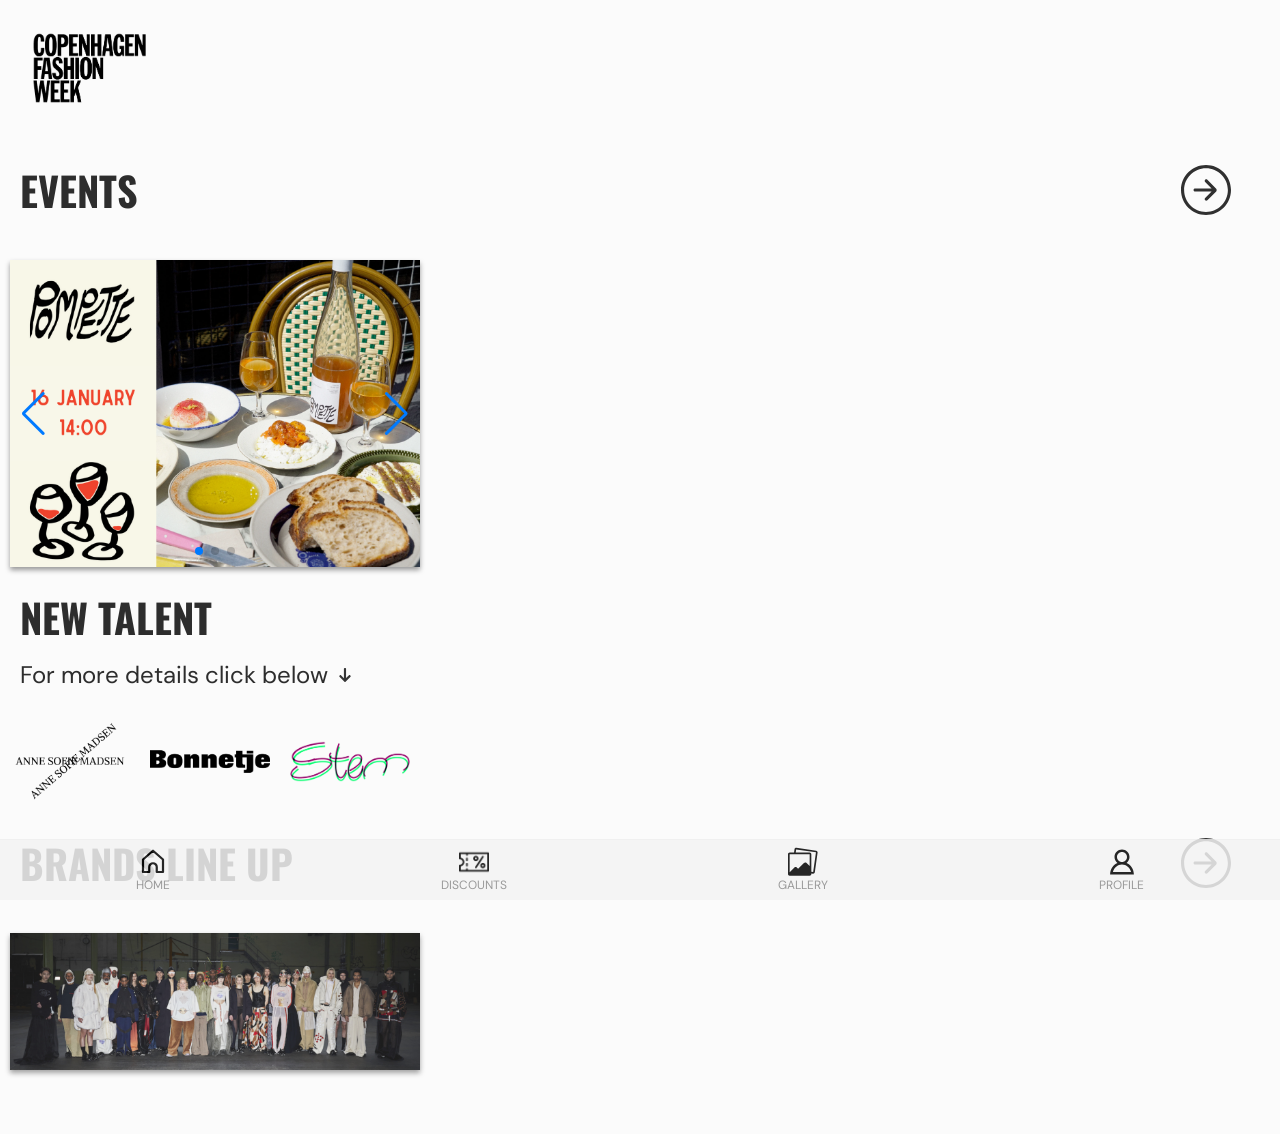
<file: index.html>
<!DOCTYPE html>
<html lang="en">
<head>
    <meta charset="UTF-8">
    <meta name="viewport" content="width=device-width, initial-scale=1.0">
    <title>CPHFW HOME</title>
    <link rel="stylesheet" href="homeapp.css">
    <!-- Swiper CSS -->
    <link rel="stylesheet" href="https://cdn.jsdelivr.net/npm/swiper@9/swiper-bundle.min.css" />
    <link rel="preconnect" href="https://fonts.googleapis.com">
    <link rel="preconnect" href="https://fonts.gstatic.com" crossorigin>
    <link href="https://fonts.googleapis.com/css2?family=DM+Sans:ital,opsz,wght@0,9..40,100..1000;1,9..40,100..1000&family=Instrument+Serif:ital@0;1&family=Jost:ital,wght@0,100..900;1,100..900&family=Montserrat:ital,wght@0,100..900;1,100..900&family=Oswald:wght@200..700&family=Rhodium+Libre&display=swap" rel="stylesheet">

</head>
<body>
    <header>
        <img class="cphfwlogo" src="LOGOS/cphfwlogo.png" alt="CPHFW Logo">
    </header>
    <main>
        <div class="homeapppage">
            <div class="column-events">
                <div class="homemenu"><h1>EVENTS</h1></div>
            </div>
            <div class="column-next">
                <div><a href="events.html"><img class="nextbutton" src="homeimages/buttons-icons/black-arrow.svg" alt="Next Arrow"></a></div>
            </div>

            <div class="section-image">
                <!-- Swiper carousel -->
                <div class="swiper my-swiper">
                    <div class="swiper-wrapper">
                        <div class="swiper-slide"><a href="pompette.html"><img src="homeimages/pompette.png" alt="Slide 1"></a></div>
                        <div class="swiper-slide"><a href="rolf.html"><img src="homeimages/rolfe.png" alt="Slide 2"></a></div>
                        <div class="swiper-slide"><a href="caro.html"><img src="homeimages/caro.png" alt="Slide 3"></a></div>
                    </div>
                    <!-- Pagination and navigation -->
                    <div class="swiper-pagination" aria-hidden="false"></div>
                    <div class="swiper-button-prev" aria-label="Previous slide"></div>
                    <div class="swiper-button-next" aria-label="Next slide"></div>
                </div>
            </div>
            <div class="column-talent">
                <div class="homemenu"><h1>NEW TALENT</h1></div> 
                <div class="click-row">
                    <p>For more details click below</p>
                    <img src="homeimages/buttons-icons/down-arrow-download-svgrepo-com.svg" class="clickbelow" alt="clickbelow arrow" width="18" height="18">
                </div>
            </div>
            <div class="section-image">
                <div><a href="anne.html"><img class="logo-anne" src="homeimages/afmlogo.png" alt="anne logo"></a></div>
                <div><a href="bonnetje.html"><img class="logo-bonnetje" src="homeimages/bonlogo.png" alt="Bonnetje logo"></a></div>
                <div><a href="stem.html"><img class="logo-stem" src="homeimages/stem.png" alt="Stem logo"></a></div>
            </div>
            <div class="column-brands">
                <div class="homemenu"><h1>BRANDS LINE UP</h1></div>            
            </div>
            <div class="column-next">
                <div><a href="brandsapp.html"><img class="nextbutton" src="homeimages/buttons-icons/black-arrow.svg" alt="Home Image"></a></div>
            </div>
            <div class="section-image">
                <div><img class="menu-image" src="homeimages/brandsimagewide.png" alt="Menu Image"></div>
            </div>
        </div>
    </main>
    <!-- Shared mobile nav (loaded from includes/nav.html) -->
    <div id="site-nav" data-include="includes/nav.html"></div>
        <!-- Swiper JS -->
        <script src="https://cdn.jsdelivr.net/npm/swiper@9/swiper-bundle.min.js"></script>
        <script>
            // Initialize Swiper for the event carousel
            document.addEventListener('DOMContentLoaded', function () {
                const swiper = new Swiper('.my-swiper', {
                    loop: true,
                    slidesPerView: 1,
                    spaceBetween: 8,
                    autoplay: {
                        delay: 3500,
                        disableOnInteraction: false,
                    },
                    pagination: {
                        el: '.swiper-pagination',
                        clickable: true,
                    },
                    navigation: {
                        nextEl: '.swiper-button-next',
                        prevEl: '.swiper-button-prev',
                    },
                    a11y: true,
                });
            });
        </script>
        <script src="js/load-nav.js" defer></script>
</body>
</html>
</file>
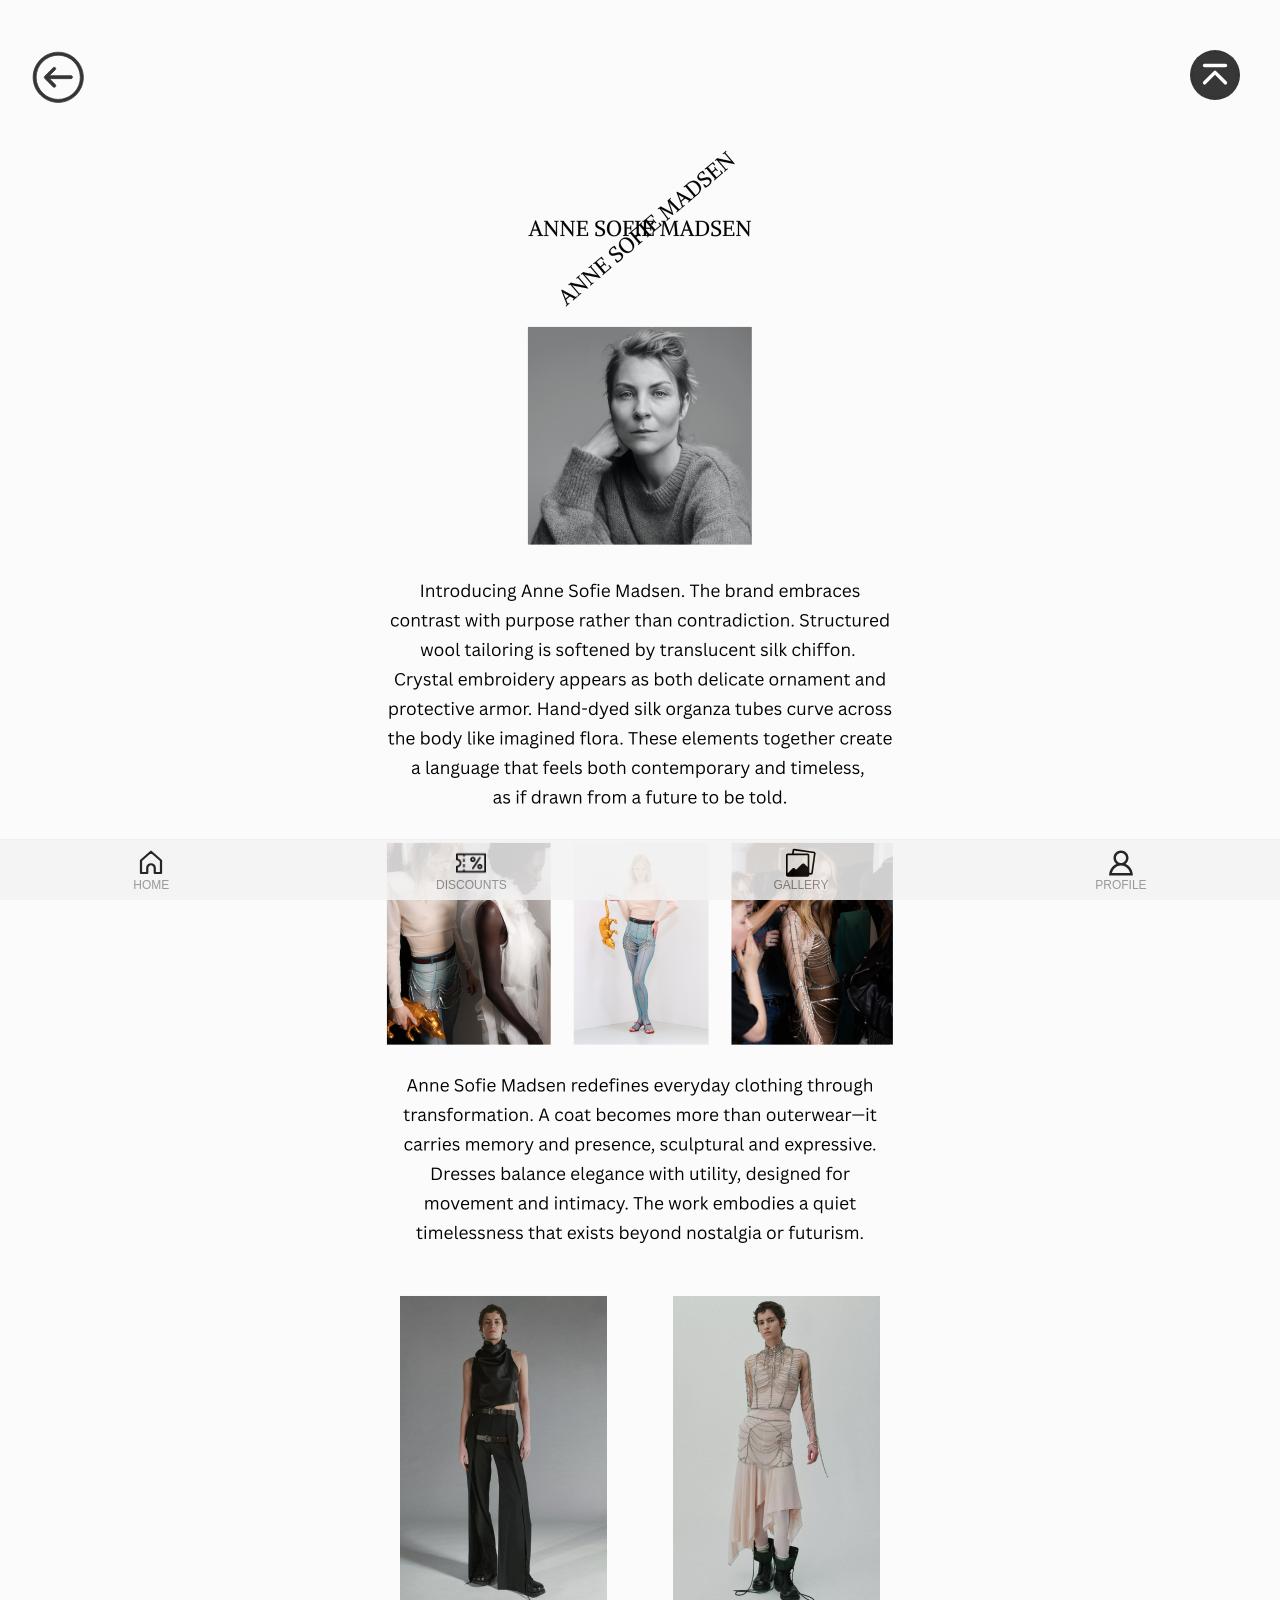
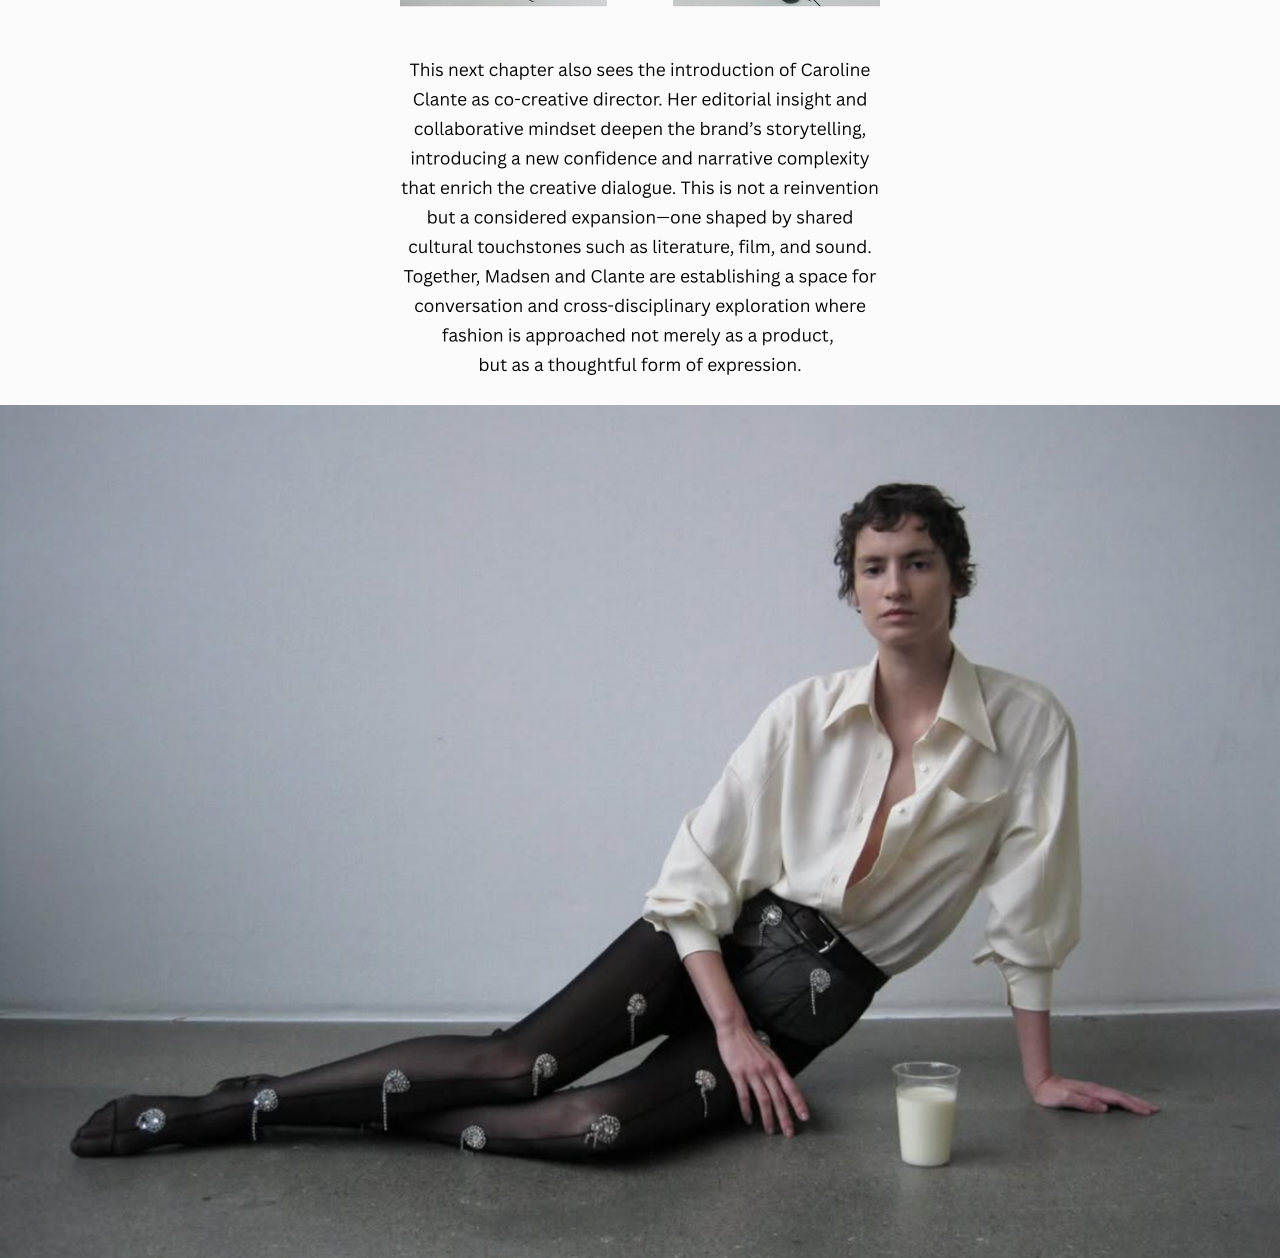
<file: anne.html>
<!DOCTYPE html>
<html lang="en">
<head>
    <meta charset="UTF-8">
    <meta name="viewport" content="width=device-width, initial-scale=1.0">
    <title>Anne Sofie Madsen</title>
<style>
    body {
        margin: 0 auto;
        padding: 0;
        font-family: 'DM Sans', sans-serif;
        background-color: #fbfbfb;
    }
/* Make the anne details area fill the viewport and center images */
.annedetails {
    min-height: 100vh;           /* full viewport height */
    display: flex;
    flex-direction: column;      /* stack images vertically */
    justify-content: center;     /* center vertically */
    align-items: center;         /* center horizontally */
    gap: 0;
    width: 100%;
    box-sizing: border-box;
}

.annedetails img {
    display: block;
    padding-top: 30px;
    width: 100%;          /* fill width */
    max-width: 100%;
    height: auto;
    max-height: 100vh;    /* never exceed viewport height */
    object-fit: contain;  /* preserve aspect ratio */
}
.newtalentpage {
  display: grid;
  grid-template-columns: 1fr 1fr;
  grid-gap: 0px;
  padding-top: 20px;
}
.back {
  grid-column: 1 / 2;
  display: flex;
  width: 75px;
  height: auto; /* fixed height for consistent centering */
  align-items: center;
  justify-content: center;
  margin-right: 20px;
  padding-left: 20px;
  padding-top: 20px;
}
.backtotop {
    /* fix the back-to-top button to the top-right corner */
    position: fixed;
    padding-right: 20px;
    top: 50px;
    right: 20px;
    width: 50px;
    height: 50px; /* fixed height for consistent sizing */
    display: flex;
    align-items: center;
    justify-content: center;
    z-index: 1000;
}
</style>
</head>
<body>
    <header>
        <div class="newtalentpage">
        <a href="index.html"><img class="back" src="homeimages/buttons-icons/backbutton.svg" alt="back button"></a>
        <a href="anne.html"><img class="backtotop" src="homeimages/buttons-icons/backtotop.svg" alt="CPHFW Logo"></a>
        </div>
    </header>
    <div class="annedetails">
    <img src="homeimages/a1.png" alt="anne">
    <img src="homeimages/a2.png" alt="anne">
    <img src="homeimages/a3.png" alt="anne">
    </div>  
        <!-- Shared mobile nav (loaded from includes/nav.html) -->
    <div id="site-nav" data-include="includes/nav.html"></div>
        <script src="js/load-nav.js" defer></script>
</body>
</html>
</file>
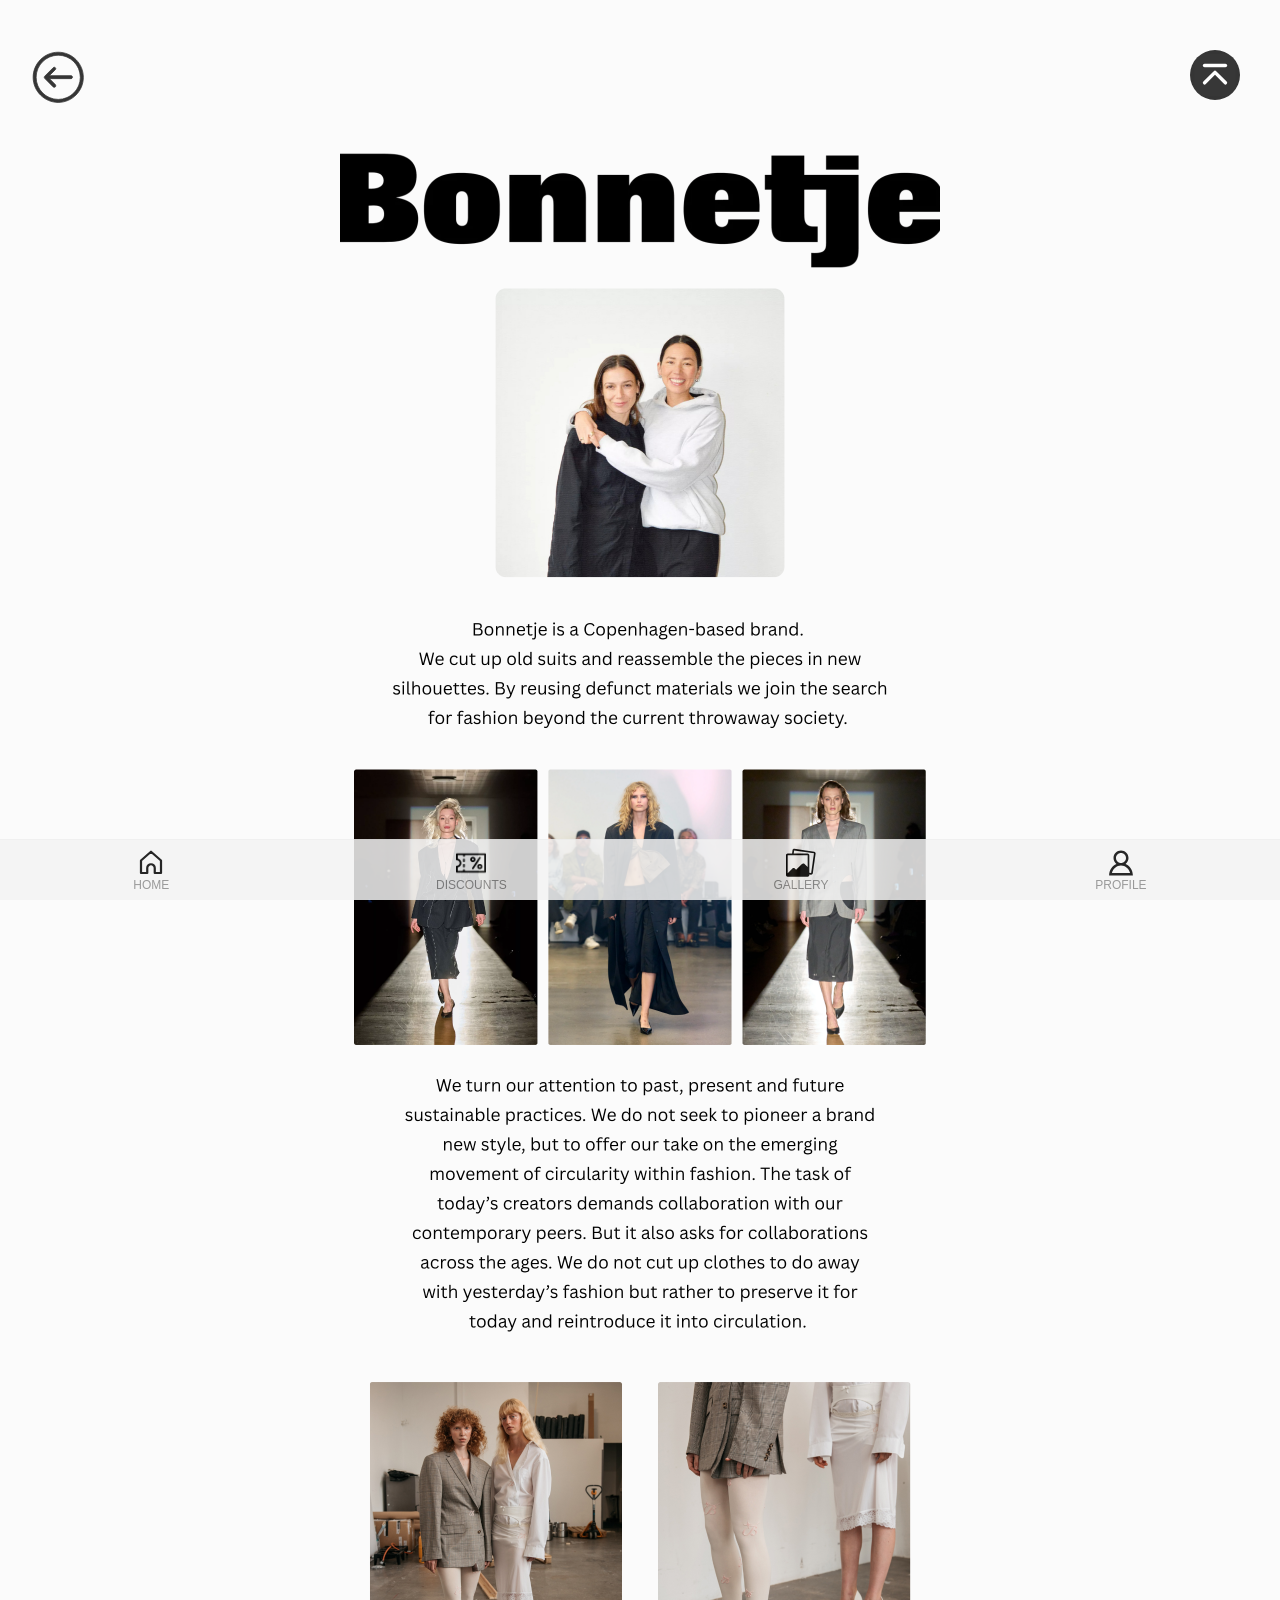
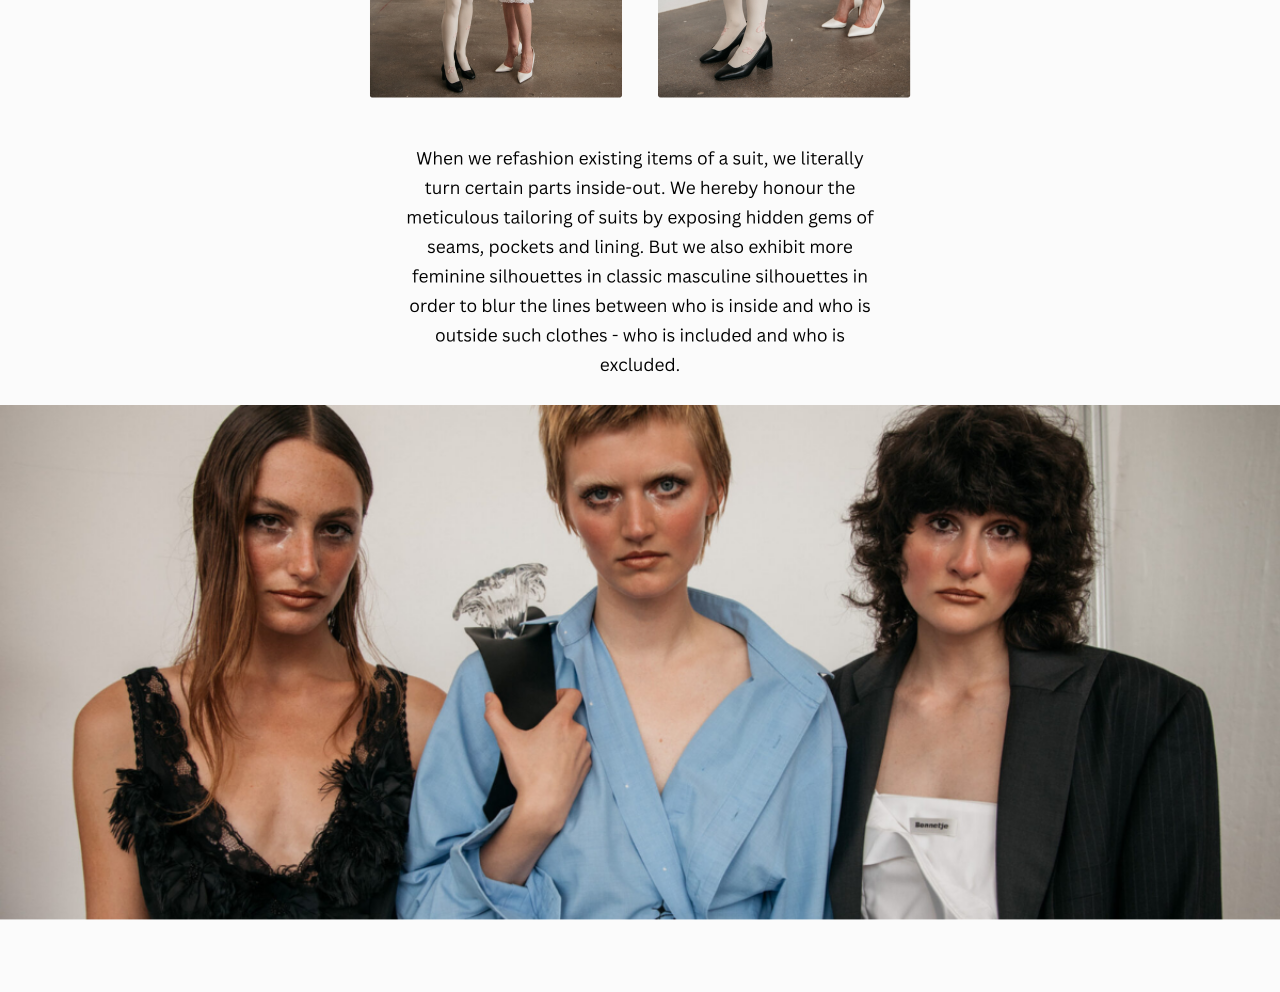
<file: bonnetje.html>
<!DOCTYPE html>
<html lang="en">
<head>
    <meta charset="UTF-8">
    <meta name="viewport" content="width=device-width, initial-scale=1.0">
    <title>Bonnetje</title>
<style>
    body {
        margin: 0 auto;
        padding: 0;
        font-family: 'DM Sans', sans-serif;
        background-color: #fbfbfb;
    }
/* Make the bonnetje details area fill the viewport and center images */
.bonnetjedetails {
    min-height: 100vh;           /* full viewport height */
    display: flex;
    flex-direction: column;      /* stack images vertically */
    justify-content: center;     /* center vertically */
    align-items: center;         /* center horizontally */
    gap: 0;
    width: 100%;
    box-sizing: border-box;
}

.bonnetjedetails img {
    display: block;
    padding-top: 30px;
    width: 100%;          /* fill width */
    max-width: 100%;
    height: auto;
    max-height: 100vh;    /* never exceed viewport height */
    object-fit: contain;  /* preserve aspect ratio */
}
.newtalentpage {
  display: grid;
  grid-template-columns: 1fr 1fr;
  grid-gap: 0px;
  padding-top: 20px;
}
.back {
  grid-column: 1 / 2;
  display: flex;
  width: 75px;
  height: auto; /* fixed height for consistent centering */
  align-items: center;
  justify-content: center;
  margin-right: 20px;
  padding-left: 20px;
  padding-top: 20px;
}
.backtotop {
    /* fix the back-to-top button to the top-right corner */
    position: fixed;
    padding-right: 20px;
    top: 50px;
    right: 20px;
    width: 50px;
    height: 50px; /* fixed height for consistent sizing */
    display: flex;
    align-items: center;
    justify-content: center;
    z-index: 1000;
}
</style>
</head>
<body>
    <header>
        <div class="newtalentpage">
        <a href="index.html"><img class="back" src="homeimages/buttons-icons/backbutton.svg" alt="back button"></a>
        <a href="bonnetje.html"><img class="backtotop" src="homeimages/buttons-icons/backtotop.svg" alt="CPHFW Logo"></a>
        </div>
    </header>
    <div class="bonnetjedetails">
    <img src="homeimages/b1.png" alt="Bonnetje">
    <img src="homeimages/b2.png" alt="Bonnetje">
    <img src="homeimages/b3.png" alt="Bonnetje">
    </div>  
            <!-- Shared mobile nav (loaded from includes/nav.html) -->
    <div id="site-nav" data-include="includes/nav.html"></div>
        <script src="js/load-nav.js" defer></script>

</body>
</html>
</file>
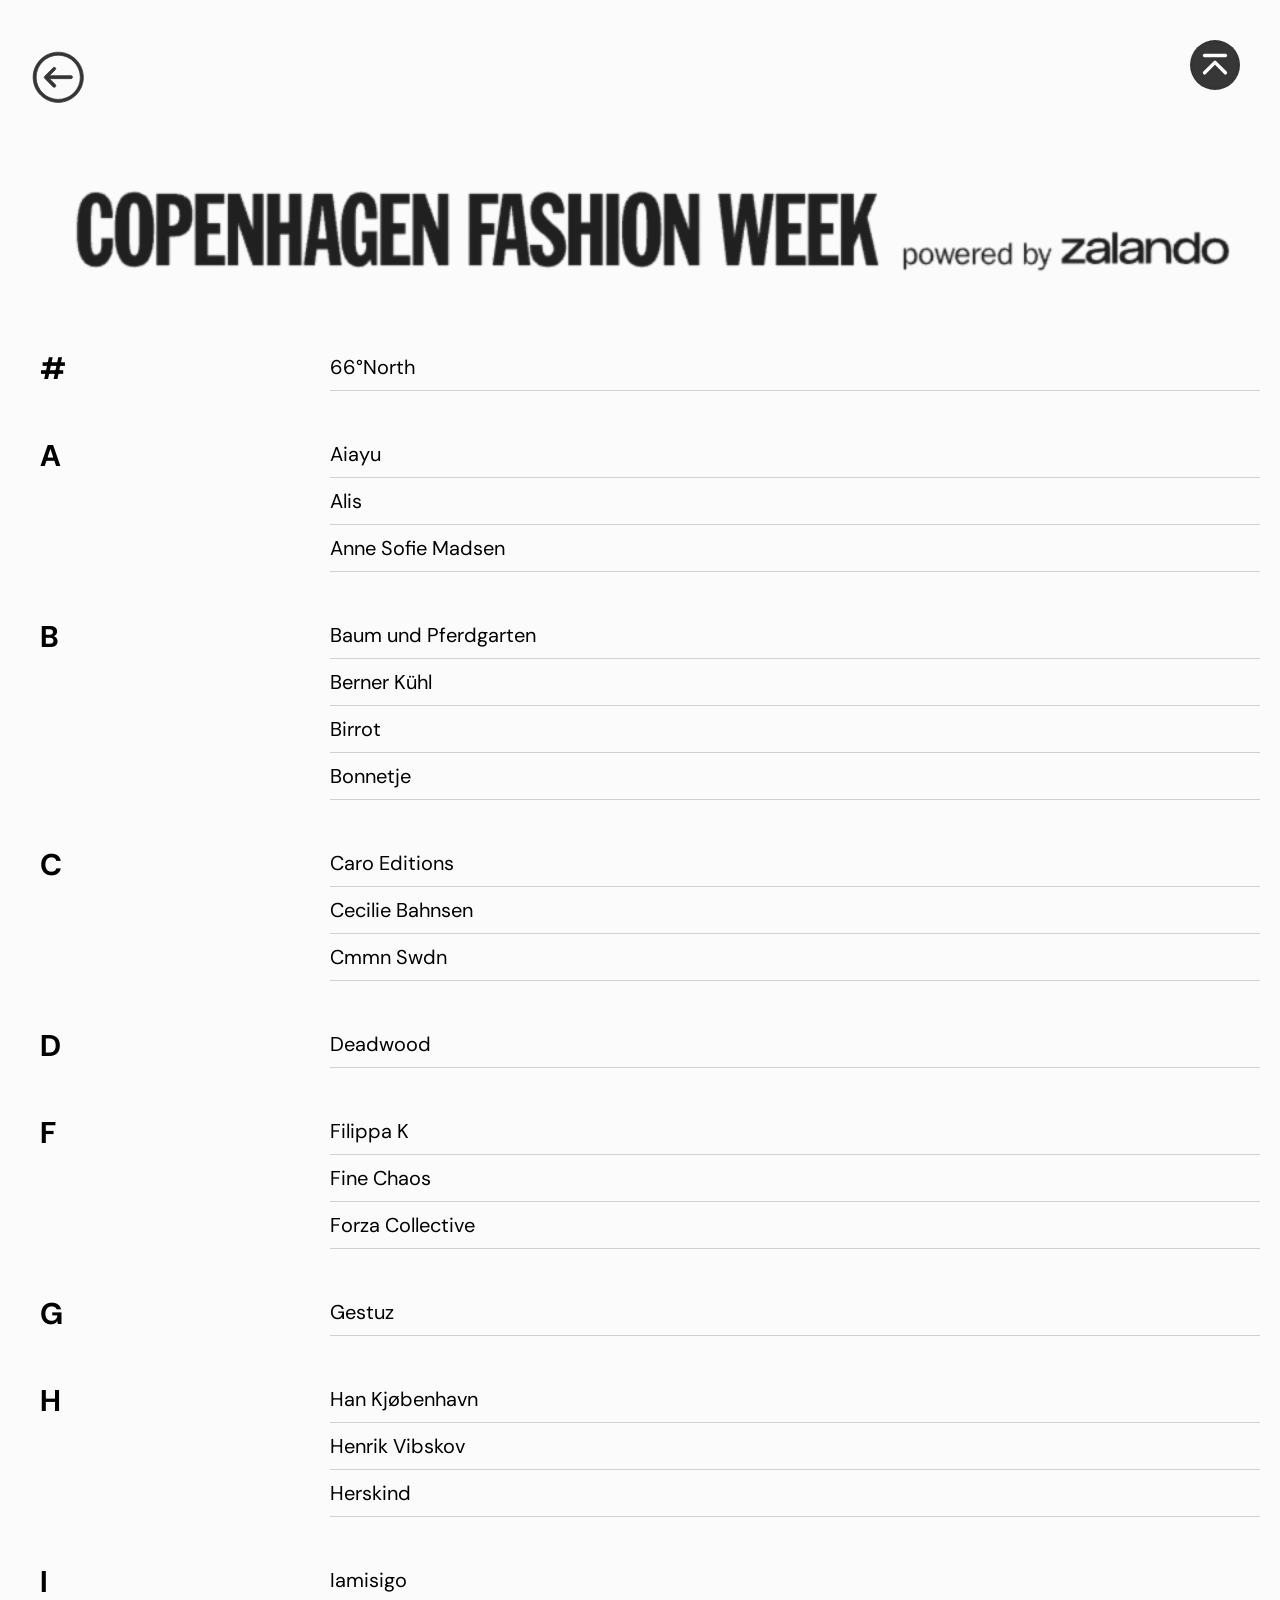
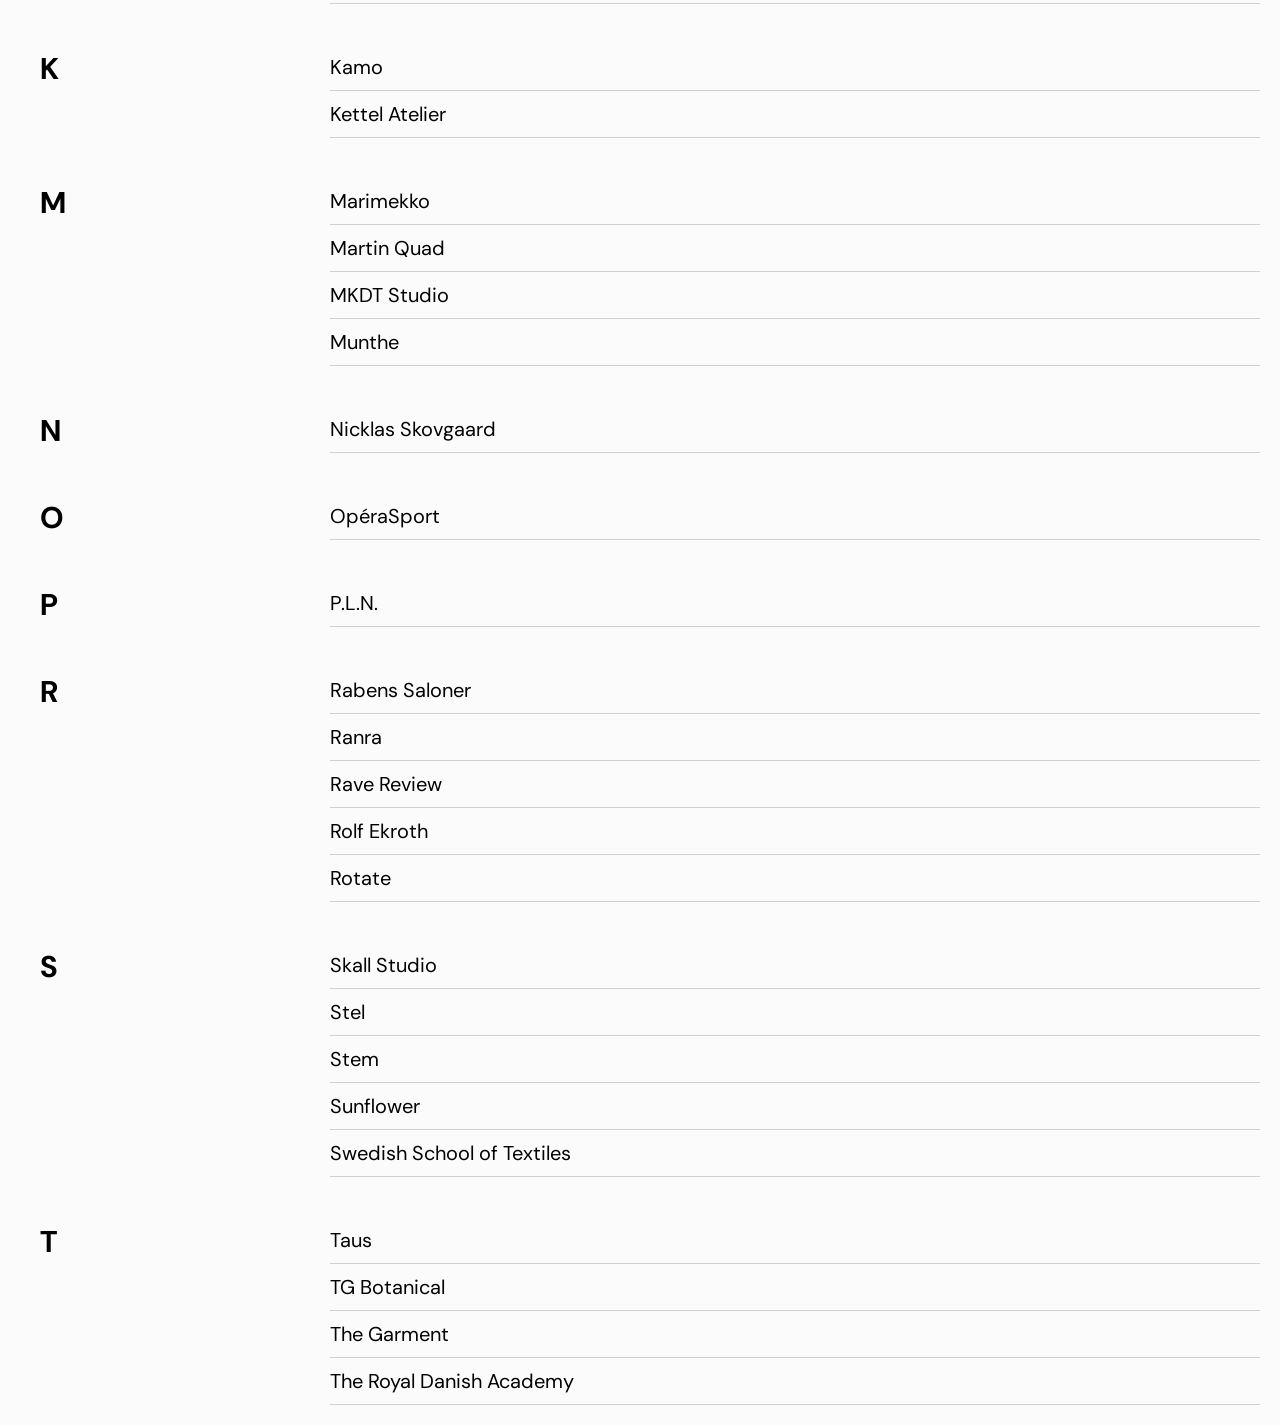
<file: brandsapp.html>
<!DOCTYPE html>
<html lang="en">
<head>
    <meta charset="UTF-8">
    <meta name="viewport" content="width=device-width, initial-scale=1.0">
    <title>CPHFW Brands</title>
    <link rel="preconnect" href="https://fonts.googleapis.com">
    <link rel="preconnect" href="https://fonts.gstatic.com" crossorigin>
    <link href="https://fonts.googleapis.com/css2?family=DM+Sans:wght@400;700&display=swap" rel="stylesheet">   
<style>
    /* DM Sans Font Styles */
.dm-sans {
  font-family: "DM Sans", sans-serif;
  font-weight: 400;
  font-style: normal;
}
.dm-sans-bold {
  font-family: "DM Sans", sans-serif;
  font-weight: 700;
  font-style: normal;
}
    body {
        margin: 0;
        font-family: 'DM Sans', sans-serif;
        background-color: #fbfbfb;
    }
    body h1 {
        font-size: 30px;
        font-weight: bold;
        margin: 0;
        padding: 0;
        font-family: "DM Sans", sans-serif;
    }
    body h2 {
        font-size: 20px;
        font-weight: 400;
        margin: 0;
        padding: 10px 0px;
        font-family: "DM Sans", sans-serif;
    }
    .logo {
        display: block;
        margin: 0 auto; /* center the image horizontally */
        max-width: 100%;
        height: auto;
        justify-content: center;
        align-items: center;
        width: 100%;
        border-radius: 20px;
        padding-top: 20px;
}
    /* Ensure the wide logo image scales to viewport width and preserves aspect ratio */
    .logo img {
        display: block;
        width: 100%;      /* fill the container width */
        max-width: 100%;  /* never exceed the viewport/container */
        height: auto;     /* preserve aspect ratio */
        object-fit: contain;
    }
    .back {
    grid-column: 1 / 2;
    display: flex;
    width: 75px;
    height: auto; /* fixed height for consistent centering */
    align-items: center;
    justify-content: center;
    margin-right: 20px;
    padding-left: 20px;
    padding-top: 20px;
    }
    .backtotop {
        /* fix the back-to-top button to the top-right corner */
        position: fixed;
        padding-right: 20px;
        top: 40px;
        right: 20px;
        width: 50px;
        height: auto; /* fixed height for consistent sizing */
        display: flex;
        align-items: center;
        justify-content: center;
        z-index: 1000;
    }
    .brandspage {
    display: grid;
    grid-template-columns: 1fr 1fr;
    grid-gap: 0px;
    padding-top: 20px;
    }
    .brandcolumns {
        display: grid;
        grid-template-columns: 1fr 3fr;
        grid-gap: 0px;
        padding: 20px;
    }
    .charactercolumn {
        grid-column: 1 / 2;
        padding: 5px 0px 0px 20px ;
        display: flex;
        justify-content: left;
        align-items: start;
    }
    .brandnamecolumn {
        grid-column: 2 / 3;
        width: 100%;
        display: flex;
        justify-content: left;
        align-items: center;
        border-bottom: 1.5px solid #d0d0d0;

    }
    a {
        text-decoration: none;
        color: black;
    }
</style>
</head>
<body>

    <header>
        <div class="brandspage">
        <a href="index.html"><img class="back" src="homeimages/buttons-icons/backbutton.svg" alt="back button"></a>
        <a href="brandsapp.html"><img class="backtotop" src="homeimages/buttons-icons/backtotop.svg" alt="back to top"></a>
        </div>
    </header>

    <div class="maincontent">
    <div class="logo">
        <img src="homeimages/logowide.png" alt="CPHFW Logo">
    </div>
    <div class="brandcolumns">
        <div class="charactercolumn"><h1>#</h1></div>
        <div class="brandnamecolumn"><a href="https://copenhagenfashionweek.com/brand/66-north"><h2>66°North</h2></a></div>
    </div>
    <div class="brandcolumns">
       <div class="charactercolumn"><h1>A</h1></div>
        <div>
            <div class="brand-row">
                <div class="brandnamecolumn"><a href="https://copenhagenfashionweek.com/brand/aiayu"><h2>Aiayu</h2></a></div>
            </div>
            <div class="brand-row">
                <div class="brandnamecolumn"><a href="https://copenhagenfashionweek.com/brand/alis"><h2>Alis</h2></a></div>
            </div>
            <div class="brand-row">
                <div class="brandnamecolumn"><a href="https://copenhagenfashionweek.com/brand/anne-sofie-madsen"><h2>Anne Sofie Madsen</h2></a></div>
            </div>
        </div>
    </div>
        <div class="brandcolumns">
       <div class="charactercolumn"><h1>B</h1></div>
        <div>
            <div class="brand-row">
                <div class="brandnamecolumn"><a href="https://copenhagenfashionweek.com/brand/baum-und-pferdgarten"><h2>Baum und Pferdgarten</h2></a></div>
            </div>
            <div class="brand-row">
                <div class="brandnamecolumn"><a href="https://copenhagenfashionweek.com/brand/berner-kühl"><h2>Berner Kühl</h2></a></div>
            </div>
            <div class="brand-row">
                <div class="brandnamecolumn"><a href="https://copenhagenfashionweek.com/brand/birrot"><h2>Birrot</h2></a></div>
            </div>
            <div class="brand-row">
                <div class="brandnamecolumn"><a href="https://copenhagenfashionweek.com/brand/bonnetje"><h2>Bonnetje</h2></a></div>
            </div>
        </div>
    </div>
        <div class="brandcolumns">
       <div class="charactercolumn"><h1>C</h1></div>
        <div>
            <div class="brand-row">
                <div class="brandnamecolumn"><a href="https://copenhagenfashionweek.com/brand/caro-editions"><h2>Caro Editions</h2></a></div>
            </div>
            <div class="brand-row">
                <div class="brandnamecolumn"><a href="https://copenhagenfashionweek.com/brand/cecilie-bahnsen"><h2>Cecilie Bahnsen</h2></a></div>
            </div>
            <div class="brand-row">
                <div class="brandnamecolumn"><a href="https://copenhagenfashionweek.com/brand/cmmn-swdn"><h2>Cmmn Swdn</h2></a></div>
            </div>
        </div>
    </div>
        <div class="brandcolumns">
        <div class="charactercolumn"><h1>D</h1></div>
            <div>
                <div class="brand-row">
                    <div class="brandnamecolumn"><a href="https://copenhagenfashionweek.com/brand/deadwood"><h2>Deadwood</h2></a></div>
                </div>
            </div>
    </div>
        <div class="brandcolumns">
        <div class="charactercolumn"><h1>F</h1></div>
            <div>
                <div class="brand-row">
                    <div class="brandnamecolumn"><a href="https://copenhagenfashionweek.com/brand/filippa-k"><h2>Filippa K</h2></a></div>
                </div>
                <div class="brand-row">
                    <div class="brandnamecolumn"><a href="https://copenhagenfashionweek.com/brand/fine-chaos"><h2>Fine Chaos</h2></a></div>
                </div>
                <div class="brand-row">
                    <div class="brandnamecolumn"><a href="https://copenhagenfashionweek.com/brand/forza-collective"><h2>Forza Collective</h2></a></div>
                </div>
            </div>
    </div>
        <div class="brandcolumns">
        <div class="charactercolumn"><h1>G</h1></div>
            <div>
                <div class="brand-row">
                    <div class="brandnamecolumn"><a href="https://copenhagenfashionweek.com/brand/gestuz"><h2>Gestuz</h2></a></div>
                </div>
            </div>
    </div>
        <div class="brandcolumns">
        <div class="charactercolumn"><h1>H</h1></div>
            <div>
                <div class="brand-row">
                    <div class="brandnamecolumn"><a href="https://copenhagenfashionweek.com/brand/han-kjøbenhavn"><h2>Han Kjøbenhavn</h2></a></div>
                </div>
                <div class="brand-row">
                    <div class="brandnamecolumn"><a href="https://copenhagenfashionweek.com/brand/henrik-vibskov"><h2>Henrik Vibskov</h2></a></div>
                </div>
                <div class="brand-row">
                    <div class="brandnamecolumn"><a href="https://copenhagenfashionweek.com/brand/herskind"><h2>Herskind</h2></a></div>
                </div>
            </div>
    </div>
        <div class="brandcolumns">
        <div class="charactercolumn"><h1>I</h1></div>
            <div>
                <div class="brand-row">
                    <div class="brandnamecolumn"><a href="https://copenhagenfashionweek.com/brand/iamisigo"><h2>Iamisigo</h2></a></div>
                </div>
            </div>
    </div>
        <div class="brandcolumns">
        <div class="charactercolumn"><h1>K</h1></div>
            <div>
                <div class="brand-row">
                    <div class="brandnamecolumn"><a href="https://copenhagenfashionweek.com/brand/kamo"><h2>Kamo</h2></a></div>
                </div>
                <div class="brand-row">
                    <div class="brandnamecolumn"><a href="https://copenhagenfashionweek.com/brand/kettel-atelier"><h2>Kettel Atelier</h2></a></div>
                </div>
            </div>
    </div>
        <div class="brandcolumns">
        <div class="charactercolumn"><h1>M</h1></div>
            <div>
                <div class="brand-row">
                    <div class="brandnamecolumn"><a href="https://copenhagenfashionweek.com/brand/marimekko"><h2>Marimekko</h2></a></div>
                </div>
                <div class="brand-row">
                    <div class="brandnamecolumn"><a href="https://copenhagenfashionweek.com/brand/martin-quad"><h2>Martin Quad</h2></a></div>
                </div>
                <div class="brand-row">
                    <div class="brandnamecolumn"><a href="https://copenhagenfashionweek.com/brand/mkdt-studio"><h2>MKDT Studio</h2></a></div>
                </div>
                <div class="brand-row">
                    <div class="brandnamecolumn"><a href="https://copenhagenfashionweek.com/brand/munthe"><h2>Munthe</h2></a></div>
                </div>
            </div>
    </div>
        <div class="brandcolumns">
        <div class="charactercolumn"><h1>N</h1></div>
            <div>
                <div class="brand-row">
                    <div class="brandnamecolumn"><a href="https://copenhagenfashionweek.com/brand/nicklas-skovgaard"><h2>Nicklas Skovgaard</h2></a></div>
                </div>
            </div>
    </div>
        <div class="brandcolumns">
        <div class="charactercolumn"><h1>O</h1></div>
            <div>
                <div class="brand-row">
                    <div class="brandnamecolumn"><a href="https://copenhagenfashionweek.com/brand/opérasport"><h2>OpéraSport</h2></a></div>
                </div>
            </div>
    </div>
        <div class="brandcolumns">
        <div class="charactercolumn"><h1>P</h1></div>
            <div>
                <div class="brand-row">
                    <div class="brandnamecolumn"><a href="https://copenhagenfashionweek.com/brand/p-l-n"><h2>P.L.N.</h2></a></div>
                </div>
            </div>
    </div>
        <div class="brandcolumns">
        <div class="charactercolumn"><h1>R</h1></div>
            <div>
                <div class="brand-row">
                    <div class="brandnamecolumn"><a href="https://copenhagenfashionweek.com/brand/rabens-saloner"><h2>Rabens Saloner</h2></a></div>
                </div>
                <div class="brand-row">
                    <div class="brandnamecolumn"><a href="https://copenhagenfashionweek.com/brand/ranra"><h2>Ranra</h2></a></div>
                </div>
                <div class="brand-row">
                    <div class="brandnamecolumn"><a href="https://copenhagenfashionweek.com/brand/rave-review"><h2>Rave Review</h2></a></div>
                </div>
                <div class="brand-row">
                    <div class="brandnamecolumn"><a href="https://copenhagenfashionweek.com/brand/rolf-ekroth"><h2>Rolf Ekroth</h2></a></div>
                </div>
                <div class="brand-row">
                    <div class="brandnamecolumn"><a href="https://copenhagenfashionweek.com/brand/rotate"><h2>Rotate</h2></a></div>
                </div>
            </div>
    </div>
        <div class="brandcolumns">
        <div class="charactercolumn"><h1>S</h1></div>
            <div>
                <div class="brand-row">
                    <div class="brandnamecolumn"><a href="https://copenhagenfashionweek.com/brand/skall-studio"><h2>Skall Studio</h2></a></div>
                </div>
                <div class="brand-row">
                    <div class="brandnamecolumn"><a href="https://copenhagenfashionweek.com/brand/stel"><h2>Stel</h2></a></div>
                </div>
                <div class="brand-row">
                    <div class="brandnamecolumn"><a href="https://copenhagenfashionweek.com/brand/stem"><h2>Stem</h2></a></div>
                </div>
                <div class="brand-row">
                    <div class="brandnamecolumn"><a href="https://copenhagenfashionweek.com/brand/sunflower"><h2>Sunflower</h2></a></div>
                </div>
                <div class="brand-row">
                    <div class="brandnamecolumn"><a href="https://copenhagenfashionweek.com/brand/swedish-school-of-textiles"><h2>Swedish School of Textiles</h2></a></div>
                </div>
            </div>
    </div>
        <div class="brandcolumns">
        <div class="charactercolumn"><h1>T</h1></div>
            <div>
                <div class="brand-row">
                    <div class="brandnamecolumn"><a href="https://copenhagenfashionweek.com/brand/taus"><h2>Taus</h2></a></div>
                </div>
                <div class="brand-row">
                    <div class="brandnamecolumn"><a href="https://copenhagenfashionweek.com/brand/tg-botanical"><h2>TG Botanical</h2></a></div>
                </div>
                <div class="brand-row">
                    <div class="brandnamecolumn"><a href="https://copenhagenfashionweek.com/brand/the-garment"><h2>The Garment</h2></a></div>
                </div>
                <div class="brand-row">
                    <div class="brandnamecolumn"><a href="https://copenhagenfashionweek.com/brand/the-royal-danish-academy"><h2>The Royal Danish Academy</h2></a></div>
                </div>
            </div>
    </div>
    </div>  
</body>
</html>
</file>
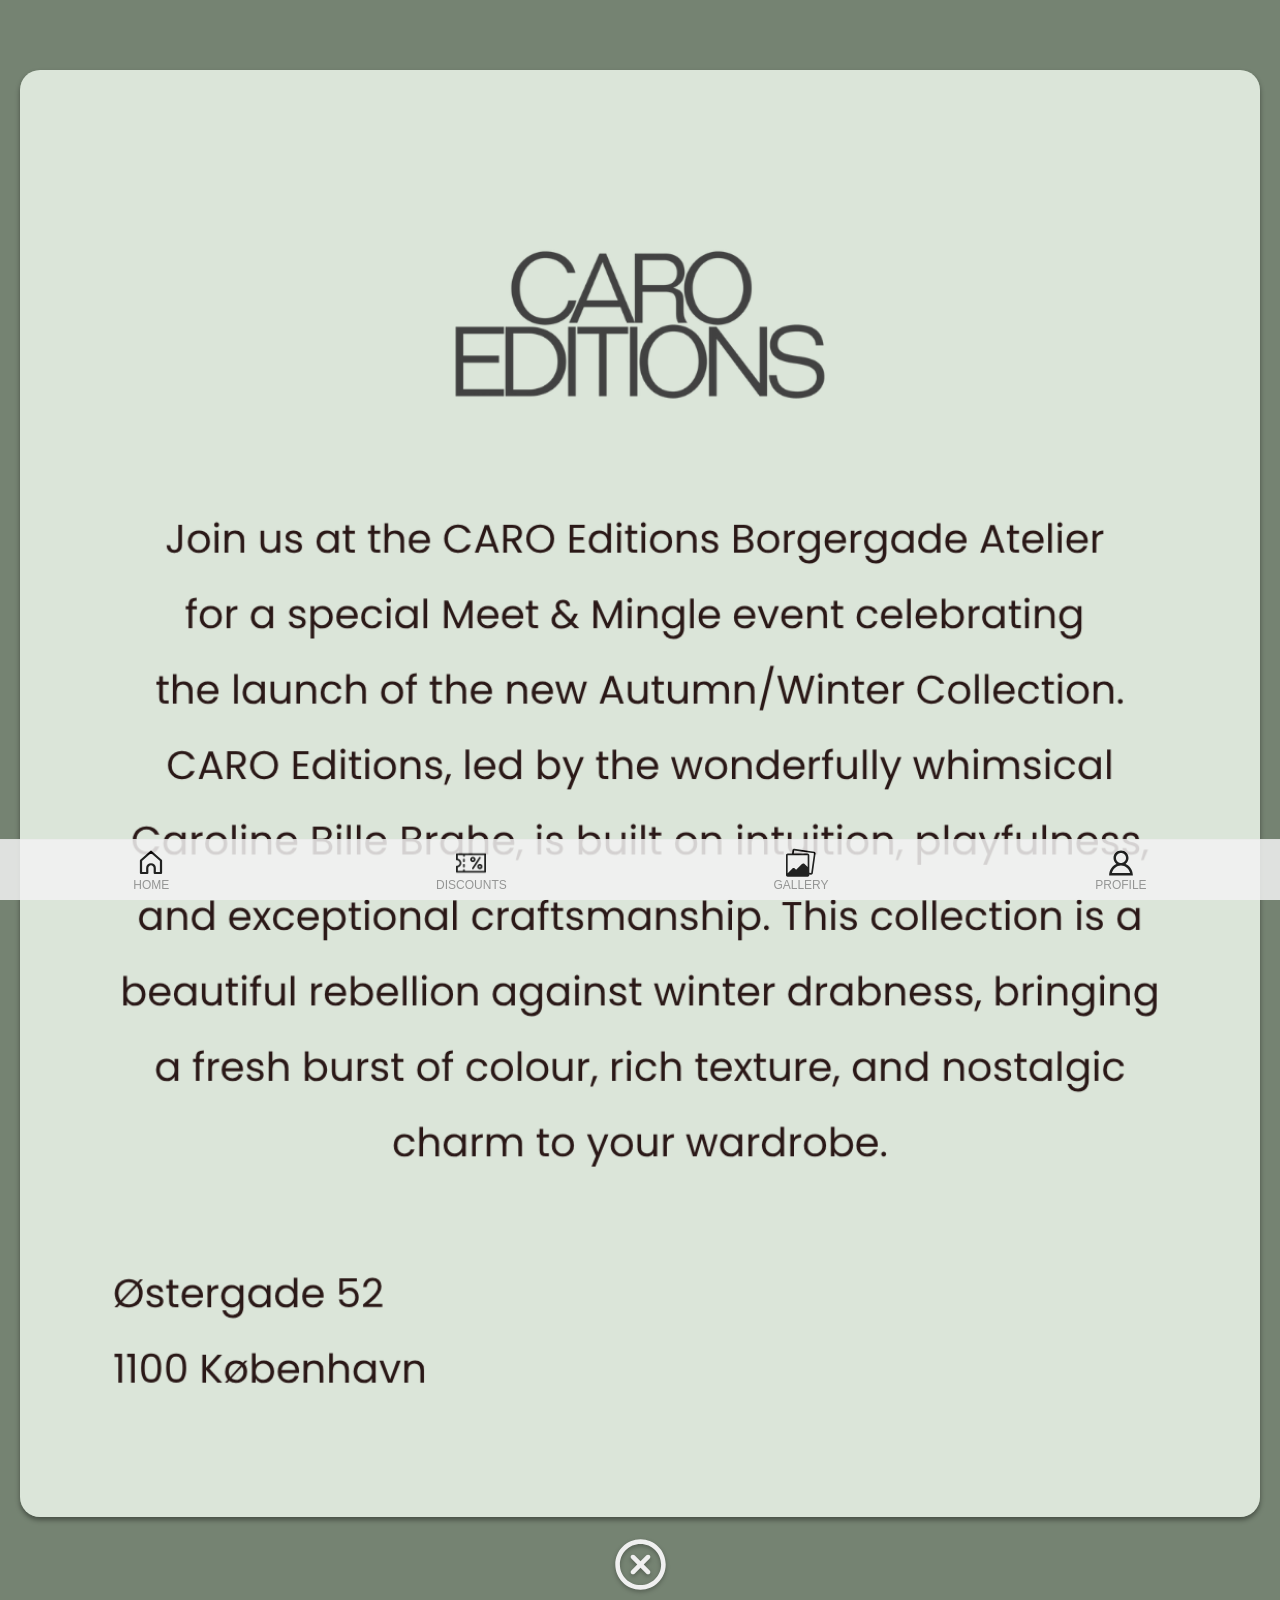
<file: caro.html>
<!DOCTYPE html>
<html lang="en">
<head>
    <meta charset="UTF-8">
    <meta name="viewport" content="width=device-width, initial-scale=1.0">
    <title>Rolf Ekroth Event</title>
    <link rel="stylesheet" href="homeapp.css">  
<style>
    body {
        margin: 0;
        padding: 20px;
        font-family: 'DM Sans', sans-serif;
        background-color: #758372;
    }
    .close-button {
        display: flex;
        justify-content: center; /* center the close button horizontally */
        width: 100%;
        margin-top: 8px;
    }
    .close-button img {
        position: static;
        width: 55px;
        height: 55px; /* fixed height for consistent centering */
        display: block;
    }

    /* subtle drop shadow for the close button */
    .close-button img {
        filter: drop-shadow(0 2px 2px rgba(0,0,0,0.28));
    }

    .carodetails {
        display: block;
        margin: 0 auto; /* center the image horizontally */
        max-width: 100%;
        height: auto;
        justify-content: center;
        align-items: center;
        width: 100%;
        margin: 50px 0px 20px 0px;
        border-radius: 20px;
        box-shadow: 0px 3px 5px rgba(0, 0, 0, 0.4);
}
</style>
</head>
<body>
    <img class="carodetails" src="homeimages/carodetails.png" alt="Caro Details Image">
    <div class="close-button">
    <div><a href="index.html"><img src="homeimages/buttons-icons/close.svg" alt="Close"></a></div>
    </div>
            <!-- Shared mobile nav (loaded from includes/nav.html) -->
    <div id="site-nav" data-include="includes/nav.html"></div>
        <script src="js/load-nav.js" defer></script>

</body>
</html>
</file>
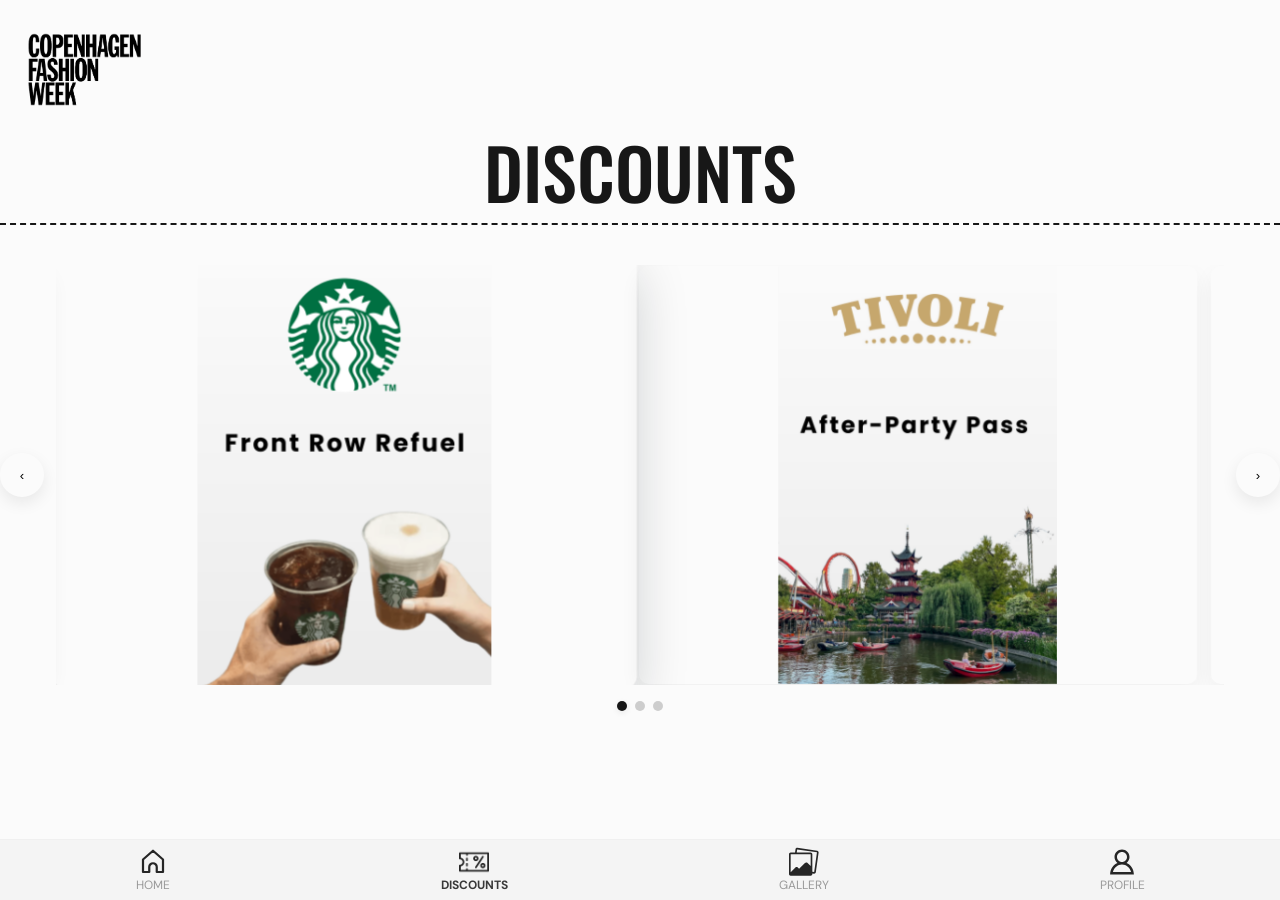
<file: discounts.html>
<!DOCTYPE html>
<html lang="en">
<head>
    <meta charset="utf-8">
    <meta name="viewport" content="width=device-width,initial-scale=1">
    <title>Discounts — CPHFW</title>
    <link rel="stylesheet" href="discounts.css">
    <!-- Google Fonts (match homeapp.html) -->
    <link rel="preconnect" href="https://fonts.googleapis.com">
    <link rel="preconnect" href="https://fonts.gstatic.com" crossorigin>
    <link href="https://fonts.googleapis.com/css2?family=DM+Sans:ital,opsz,wght@0,9..40,100..1000;1,9..40,100..1000&family=Instrument+Serif:ital@0;1&family=Jost:ital,wght@0,100..900;1,100..900&family=Montserrat:ital,wght@0,100..900;1,100..900&family=Oswald:wght@200..700&family=Rhodium+Libre&display=swap" rel="stylesheet">
</head>
<body>
<div id="app-container">
<header class="header">
  <img class="logo-image" src="LOGOS/cphfwlogo.png" alt="CPHFW logo">
</header>
    <!-- DISCOUNTS -->
        <section class="main-content">
            <h2 class="discounts-title">Discounts</h2>
        </section>
            <!-- Looping horizontal drag carousel -->
            <div class="loop-carousel" aria-label="Discount carousel">
                <button class="lc-nav lc-prev" aria-label="Previous">‹</button>
                <div class="lc-viewport">
                    <div class="lc-track">
                        <div class="lc-item"><img src="homeimages/discounts/st1.png" data-full="homeimages/discounts/st2.png" alt="Discount ST" loading="lazy" draggable="false"></div>
                        <div class="lc-item"><img src="homeimages/discounts/t1.png" data-full="homeimages/discounts/t2.png" alt="Discount T" loading="lazy" draggable="false"></div>
                        <div class="lc-item"><img src="homeimages/discounts/z1.png" data-full="homeimages/discounts/z2.png" alt="Discount Z" loading="lazy" draggable="false"></div>
                    </div>
                </div>
                <div class="lc-dots" aria-hidden="false" role="tablist" aria-label="Carousel pagination"></div>
                <button class="lc-nav lc-next" aria-label="Next">›</button>
            </div>
            <!-- Lightbox overlay (opened when clicking a carousel image) -->
            <div id="lightbox" class="lightbox" aria-hidden="true" role="dialog" aria-label="Image preview">
                <button class="lightbox-close" aria-label="Close preview">×</button>
            </div>
</div>
    <!-- Shared mobile nav (loaded from includes/nav.html) -->
    <div id="site-nav" data-include="includes/nav.html"></div>
    <script src="js/load-nav.js" defer></script>
    <script src="js/loop-carousel.js"></script>
    <script src="js/lightbox.js" defer></script>

</body>
</html>
</file>
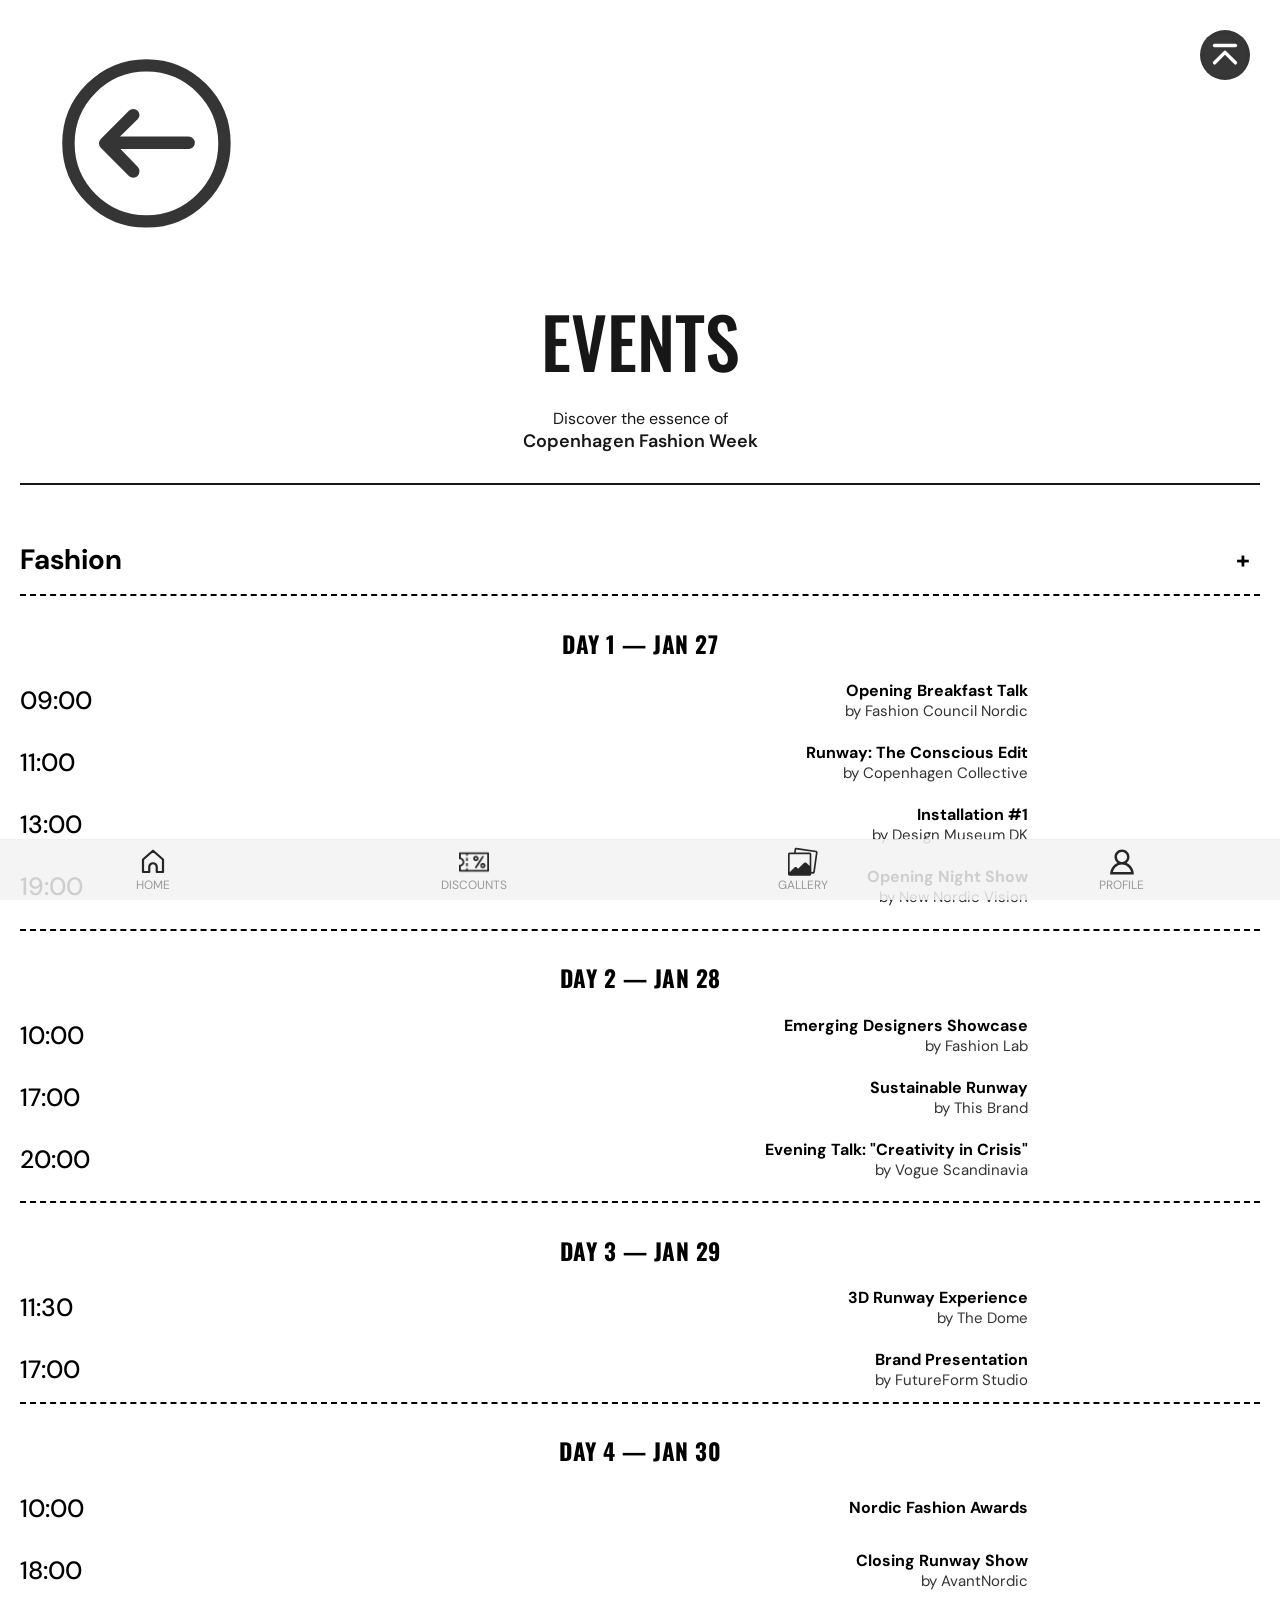
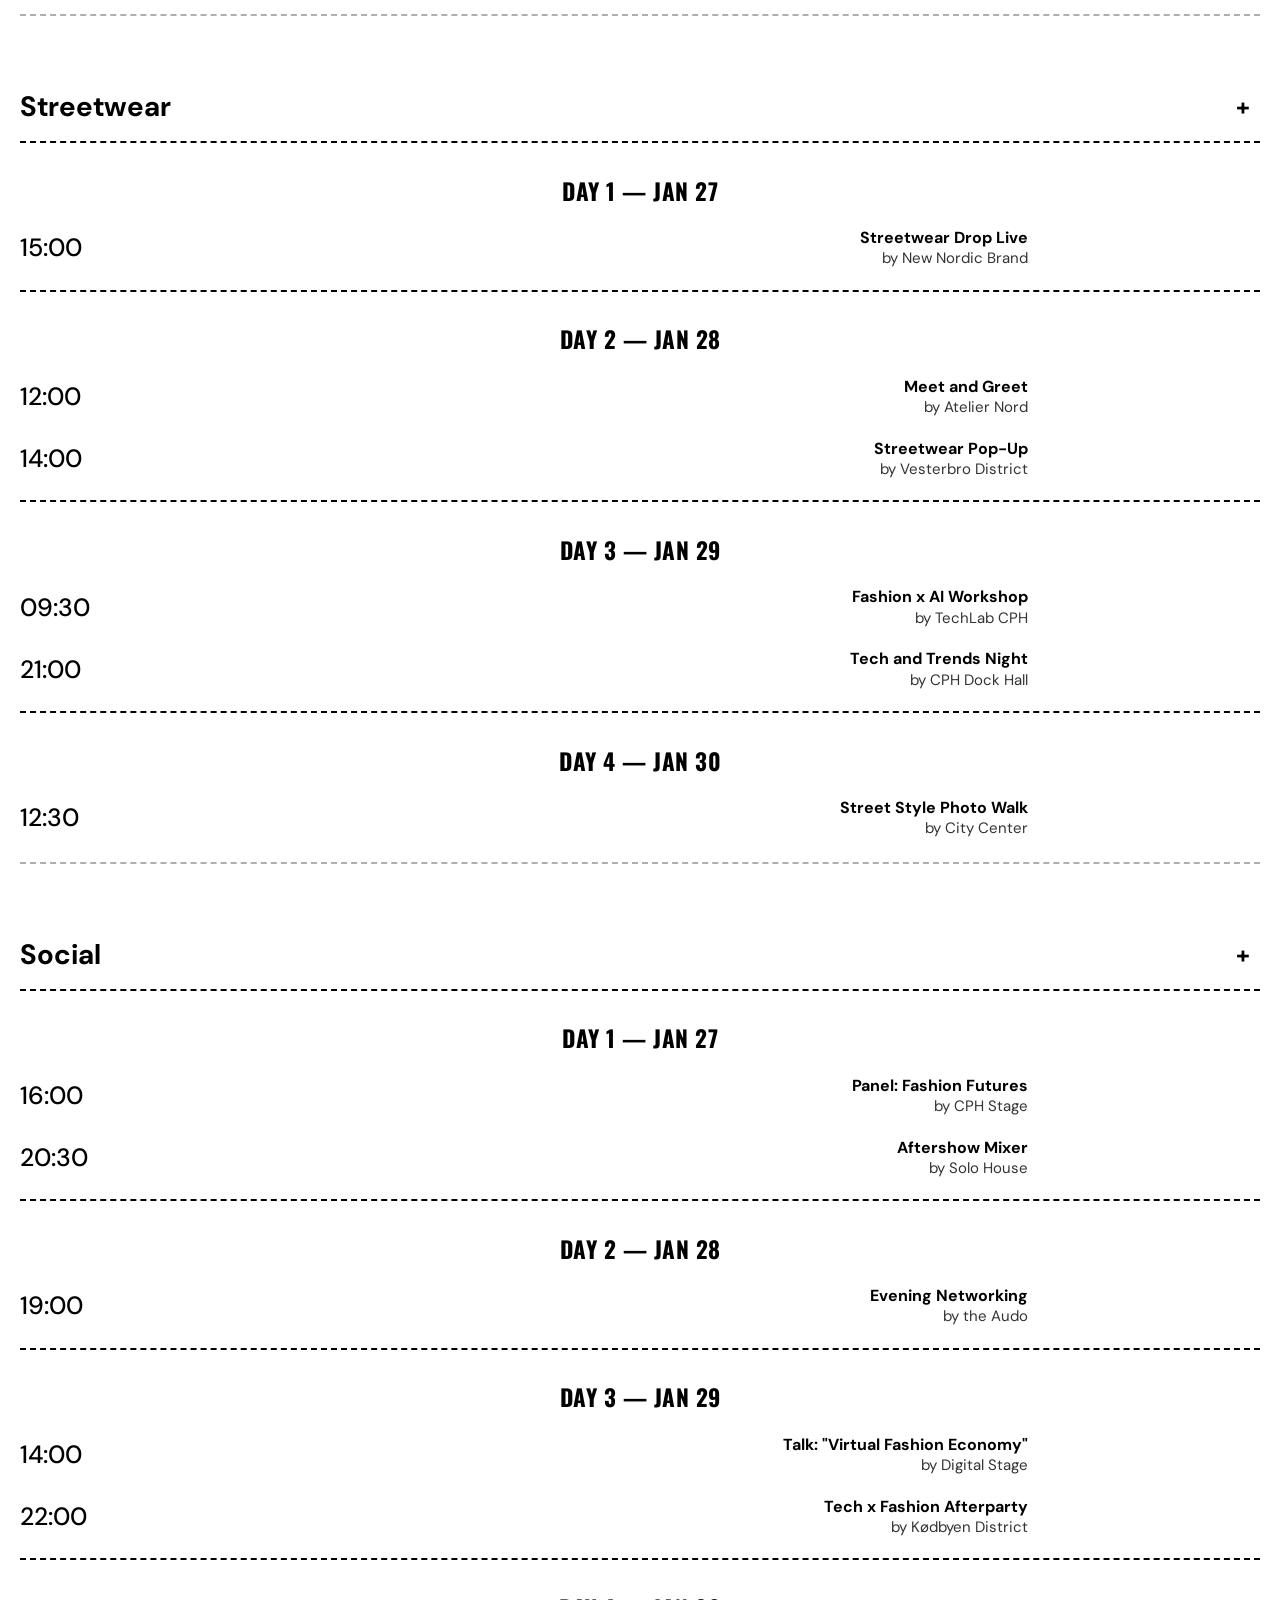
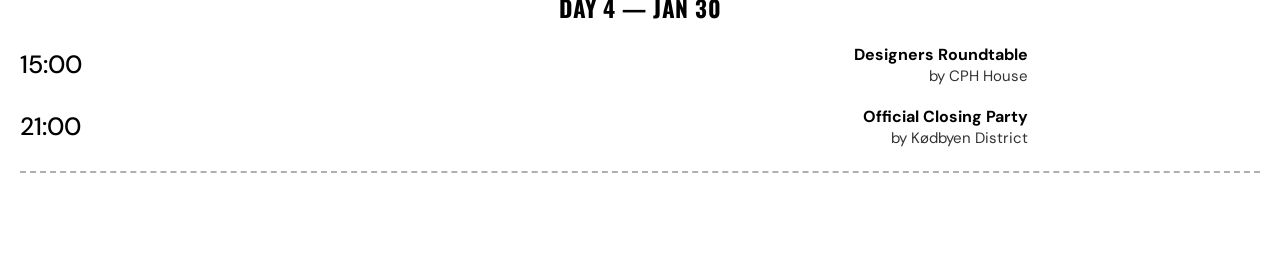
<file: events.html>
<!DOCTYPE html>
<html lang="en">
<head>
  <meta charset="UTF-8">
  <meta name="viewport" content="width=device-width, initial-scale=1.0">
  <title>CPHFW Events</title>
  <link rel="stylesheet" href="events.css">
  <link href="https://fonts.googleapis.com/css2?family=DM+Sans:wght@400;500;600;700&family=Oswald:wght@300;400;500;600;700&display=swap" rel="stylesheet">
</head>
<body>
<header>
      <div class="header">
        <a href="index.html"><img class="backbutton" src="homeimages/buttons-icons/backbutton.svg" alt="back button"></a>
        <a href="events.html"><img class="backtotop" src="homeimages/buttons-icons/backtotop.svg" alt="CPHFW Logo"></a>
      </div>
</header>
  <div class="main-content">
    <h1 class="events-title page-title">EVENTS</h1>
    <p class="subtitle">Discover the essence of<br><strong class="dm-sans-bold">Copenhagen Fashion Week</strong></p>
  </div>
  <main>

  <div class="events-container">
    <!-- FASHION -->
    <section class="category first-category">
      <h3>Fashion <span class="toggle">+</span></h3>
      <div class="event-list">
        <div class="event-day">
          <h4>DAY 1 — JAN 27</h4>
          <div class="event"><div class="time">09:00</div><div class="details"><strong>Opening Breakfast Talk</strong><span>by Fashion Council Nordic</span></div></div>
          <div class="event"><div class="time">11:00</div><div class="details"><strong>Runway: The Conscious Edit</strong><span>by Copenhagen Collective</span></div></div>
          <div class="event"><div class="time">13:00</div><div class="details"><strong>Installation #1</strong><span>by Design Museum DK</span></div></div>
          <div class="event"><div class="time">19:00</div><div class="details"><strong>Opening Night Show</strong><span>by New Nordic Vision</span></div></div>
        </div>
        <div class="event-day">
          <h4>DAY 2 — JAN 28</h4>
          <div class="event"><div class="time">10:00</div><div class="details"><strong>Emerging Designers Showcase</strong><span>by Fashion Lab</span></div></div>
          <div class="event"><div class="time">17:00</div><div class="details"><strong>Sustainable Runway</strong><span>by This Brand</span></div></div>
          <div class="event"><div class="time">20:00</div><div class="details"><strong>Evening Talk: "Creativity in Crisis"</strong><span>by Vogue Scandinavia</span></div></div>
        </div>
        <div class="event-day">
          <h4>DAY 3 — JAN 29</h4>
          <div class="event"><div class="time">11:30</div><div class="details"><strong>3D Runway Experience</strong><span>by The Dome</span></div></div>
          <div class="event"><div class="time">17:00</div><div class="details"><strong>Brand Presentation</strong><span>by FutureForm Studio</span></div></div>
        <div class="event-day">
          <h4>DAY 4 — JAN 30</h4>
          <div class="event"><div class="time">10:00</div><div class="details"><strong>Nordic Fashion Awards</strong></div></div>
          <div class="event"><div class="time">18:00</div><div class="details"><strong>Closing Runway Show</strong><span>by AvantNordic</span></div></div>
        </div>
      </div>
      </div>
    </section>
    <!-- STREETWEAR -->
    <section class="category">
      <h3>Streetwear <span class="toggle">+</span></h3>
      <div class="event-list">
        <div class="event-day">
          <h4>DAY 1 — JAN 27</h4>
          <div class="event"><div class="time">15:00</div><div class="details"><strong>Streetwear Drop Live</strong><span>by New Nordic Brand</span></div></div>
        </div>
        <div class="event-day">
          <h4>DAY 2 — JAN 28</h4>
          <div class="event"><div class="time">12:00</div><div class="details"><strong>Meet and Greet</strong><span>by Atelier Nord</span></div></div>
          <div class="event"><div class="time">14:00</div><div class="details"><strong>Streetwear Pop-Up</strong><span>by Vesterbro District</span></div></div>
        </div>
        <div class="event-day">
          <h4>DAY 3 — JAN 29</h4>
          <div class="event"><div class="time">09:30</div><div class="details"><strong>Fashion x AI Workshop</strong><span>by TechLab CPH</span></div></div>
          <div class="event"><div class="time">21:00</div><div class="details"><strong>Tech and Trends Night</strong><span>by CPH Dock Hall</span></div></div>
        </div>
        <div class="event-day">
          <h4>DAY 4 — JAN 30</h4>
          <div class="event"><div class="time">12:30</div><div class="details"><strong>Street Style Photo Walk</strong><span>by City Center</span></div></div>
        </div>
      </div>
    </section>
    <!-- SOCIAL -->
    <section class="category">
      <h3>Social <span class="toggle">+</span></h3>
      <div class="event-list">
        <div class="event-day">
          <h4>DAY 1 — JAN 27</h4>
          <div class="event"><div class="time">16:00</div><div class="details"><strong>Panel: Fashion Futures</strong><span>by CPH Stage</span></div></div>
          <div class="event"><div class="time">20:30</div><div class="details"><strong>Aftershow Mixer</strong><span>by Solo House</span></div></div>
        </div>
        <div class="event-day">
          <h4>DAY 2 — JAN 28</h4>
          <div class="event"><div class="time">19:00</div><div class="details"><strong>Evening Networking</strong><span>by the Audo</span></div></div>
        </div>
        <div class="event-day">
          <h4>DAY 3 — JAN 29</h4>
          <div class="event"><div class="time">14:00</div><div class="details"><strong>Talk: "Virtual Fashion Economy"</strong><span>by Digital Stage</span></div></div>
          <div class="event"><div class="time">22:00</div><div class="details"><strong>Tech x Fashion Afterparty</strong><span>by Kødbyen District</span></div></div>
        </div>
        <div class="event-day">
          <h4>DAY 4 — JAN 30</h4>
          <div class="event"><div class="time">15:00</div><div class="details"><strong>Designers Roundtable</strong><span>by CPH House</span></div></div>
          <div class="event"><div class="time">21:00</div><div class="details"><strong>Official Closing Party</strong><span>by Kødbyen District</span></div></div>
        </div>
      </div>
    </section>
  </div>
  </main>
      <!-- Shared mobile nav (loaded from includes/nav.html) -->
    <div id="site-nav" data-include="includes/nav.html"></div>
    <script src="js/load-nav.js" defer></script>
  <script src="events.js"></script>
</body>
</html>
</file>
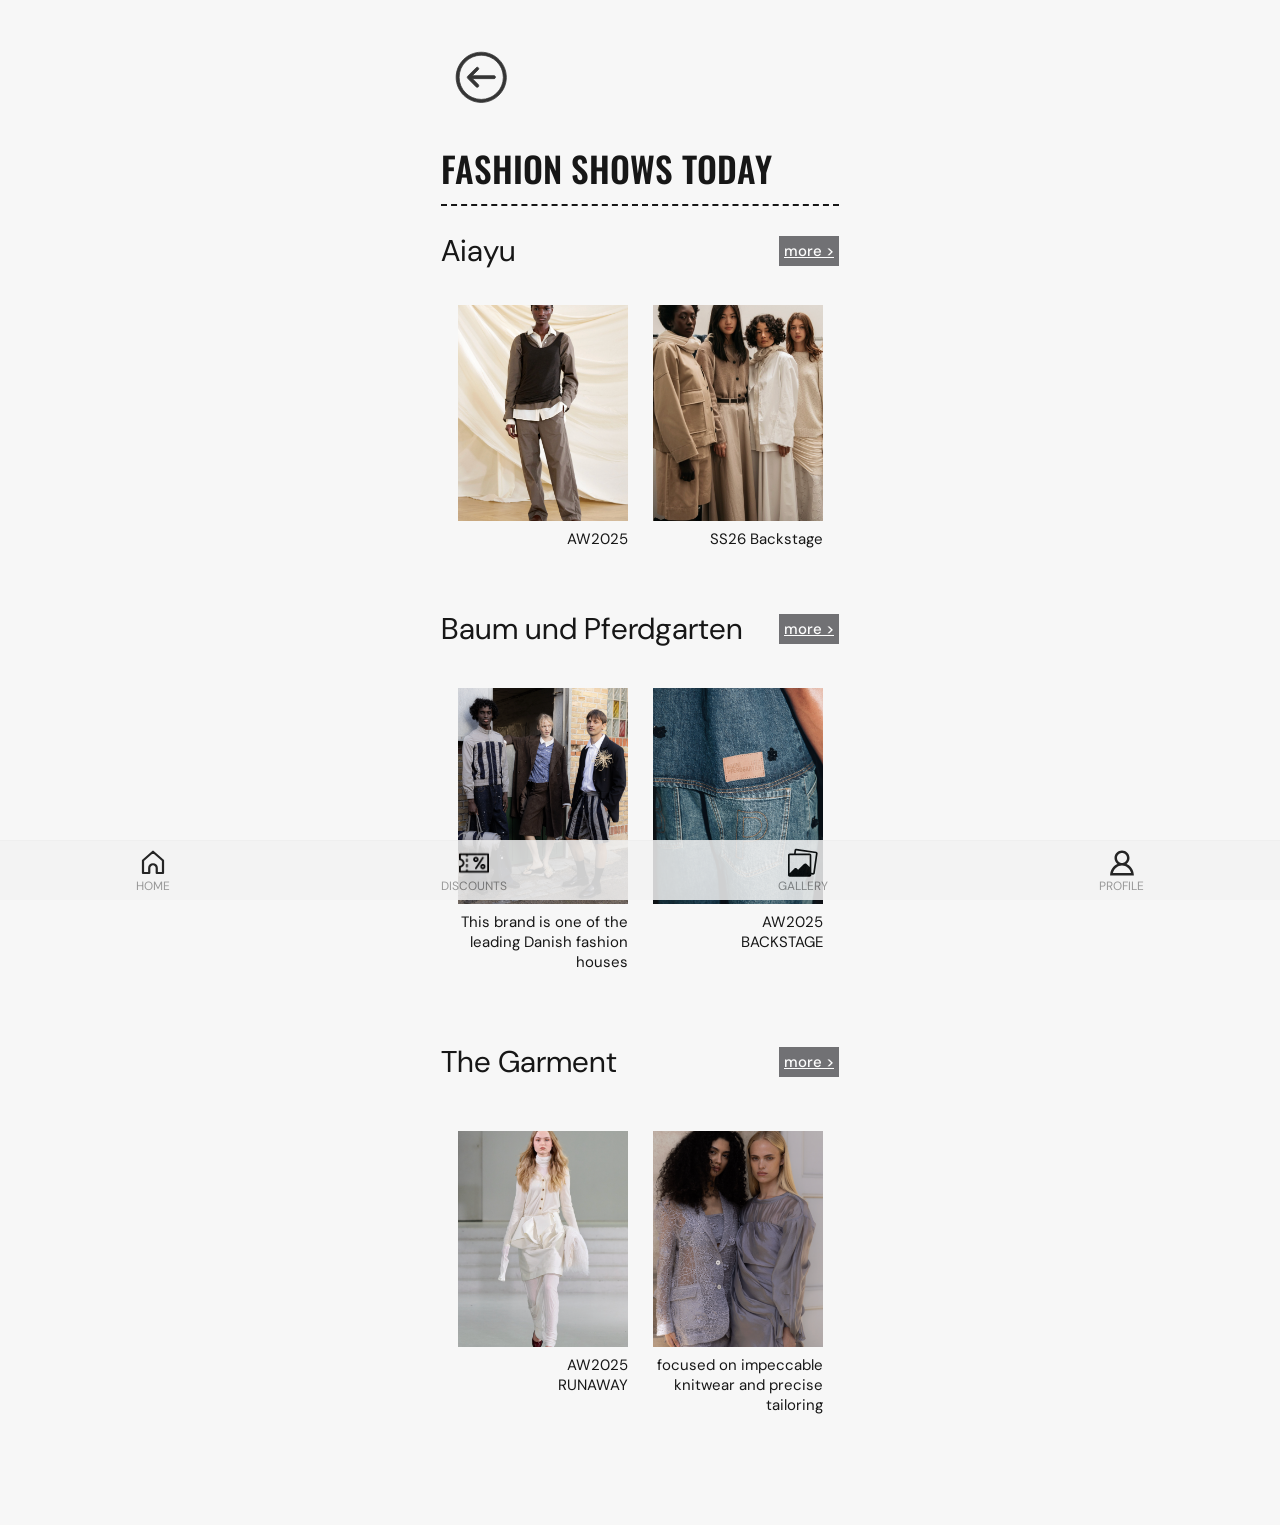
<file: fashion.html>
<!DOCTYPE html>
<html lang="en">
<head>
    <meta charset="UTF-8">
    <meta name="viewport" content="width=device-width, initial-scale=1.0">
    <title>Fashion</title>
    <link rel="stylesheet" href="fashion.css">
        <link href="https://fonts.googleapis.com/css2?family=Inter:wght@100..900&display=swap" rel="stylesheet">
    <link rel="preconnect" href="https://fonts.googleapis.com">
    <link rel="preconnect" href="https://fonts.gstatic.com" crossorigin>
    <link href="https://fonts.googleapis.com/css2?family=DM+Sans:ital,opsz,wght@0,9..40,100..1000;1,9..40,100..1000&family=Instrument+Serif:ital@0;1&family=Jost:ital,wght@0,100..900;1,100..900&family=Montserrat:ital,wght@0,100..900;1,100..900&family=Oswald:wght@200..700&family=Rhodium+Libre&display=swap" rel="stylesheet">
    <link href="https://fonts.googleapis.com/css2?family=DM+Sans:ital,opsz,wght@0,9..40,100..1000;1,9..40,100..1000&display=swap" rel="stylesheet">
    </head>
<body>
    <div class="app-container">
        <div class="backwrap"><a href="gallery.html"><img src="homeimages/buttons-icons/backbutton.svg" class="backbutton" alt="back button"></a></div>

            <div class="show-info">
                <h1>Fashion shows Today</h1>
            </div>
            <div class="border-line"></div>
        <main class="content">
            <section class="brand-section">
                <div class="section-header">
                    <h2>Aiayu</h2>
                    <a class="more-button" href="https://copenhagenfashionweek.com/brand/aiayu">more ></a>
                </div>
                <div class="grid-container">
                    <div class="card">
                        <img src="app-images/42.png" class="card-image" alt="Aiayu — AW2025">
                        <div class="caption">AW2025</div>
                    </div>
                    <div class="card">
                        <img src="app-images/11.png" class="card-image" alt="Aiayu — SS26 Backstage">
                        <div class="caption">SS26 Backstage</div>
                    </div>
                </div>
            </section>

            <section class="brand-section">
                <div class="section-header">
                    <h3>Baum und Pferdgarten</h3>
                    <a class="more-button" href="https://copenhagenfashionweek.com/brand/baum-und-pferdgarten">more ></a>
                </div>
                <div class="grid-container">
                    <div class="card">
                        <img src="app-images/52.png" class="card-image" alt="Baum und Pferdgarten — AW2025">
                        <div class="caption">This brand is one of the leading Danish fashion houses</div>
                    </div>
                    <div class="card">
                        <img src="app-images/25.png" class="card-image" alt="Baum und Pferdgarten — AW2025 Backstage">
                        <div class="caption">AW2025 <br>BACKSTAGE</div>
                    </div>
                </div>
            </section>

            <section class="brand-section">
                <div class="section-header">
                    <h4>The Garment</h4>
                    <a class="more-button" href="https://copenhagenfashionweek.com/brand/the-garment">more ></a>
                </div>
                <div class="grid-container">
                    <div class="card">
                        <img src="app-images/26.png" class="card-image" alt="The Garment — AW2025 Runway">
                        <div class="caption">AW2025 <br>RUNAWAY</div>
                    </div>
                    <div class="card">
                        <img src="app-images/14.png" class="card-image" alt="The Garment — knitwear and tailoring">
                        <div class="caption">focused on impeccable <br> knitwear and precise <br> tailoring</div>
                    </div>
                </div>
            </section>
        </main>
    </div>
<!-- Shared mobile nav (loaded from includes/nav.html) -->
<div id="site-nav" data-include="includes/nav.html"></div>
<script src="js/load-nav.js" defer></script>
</body>
</html>
</file>
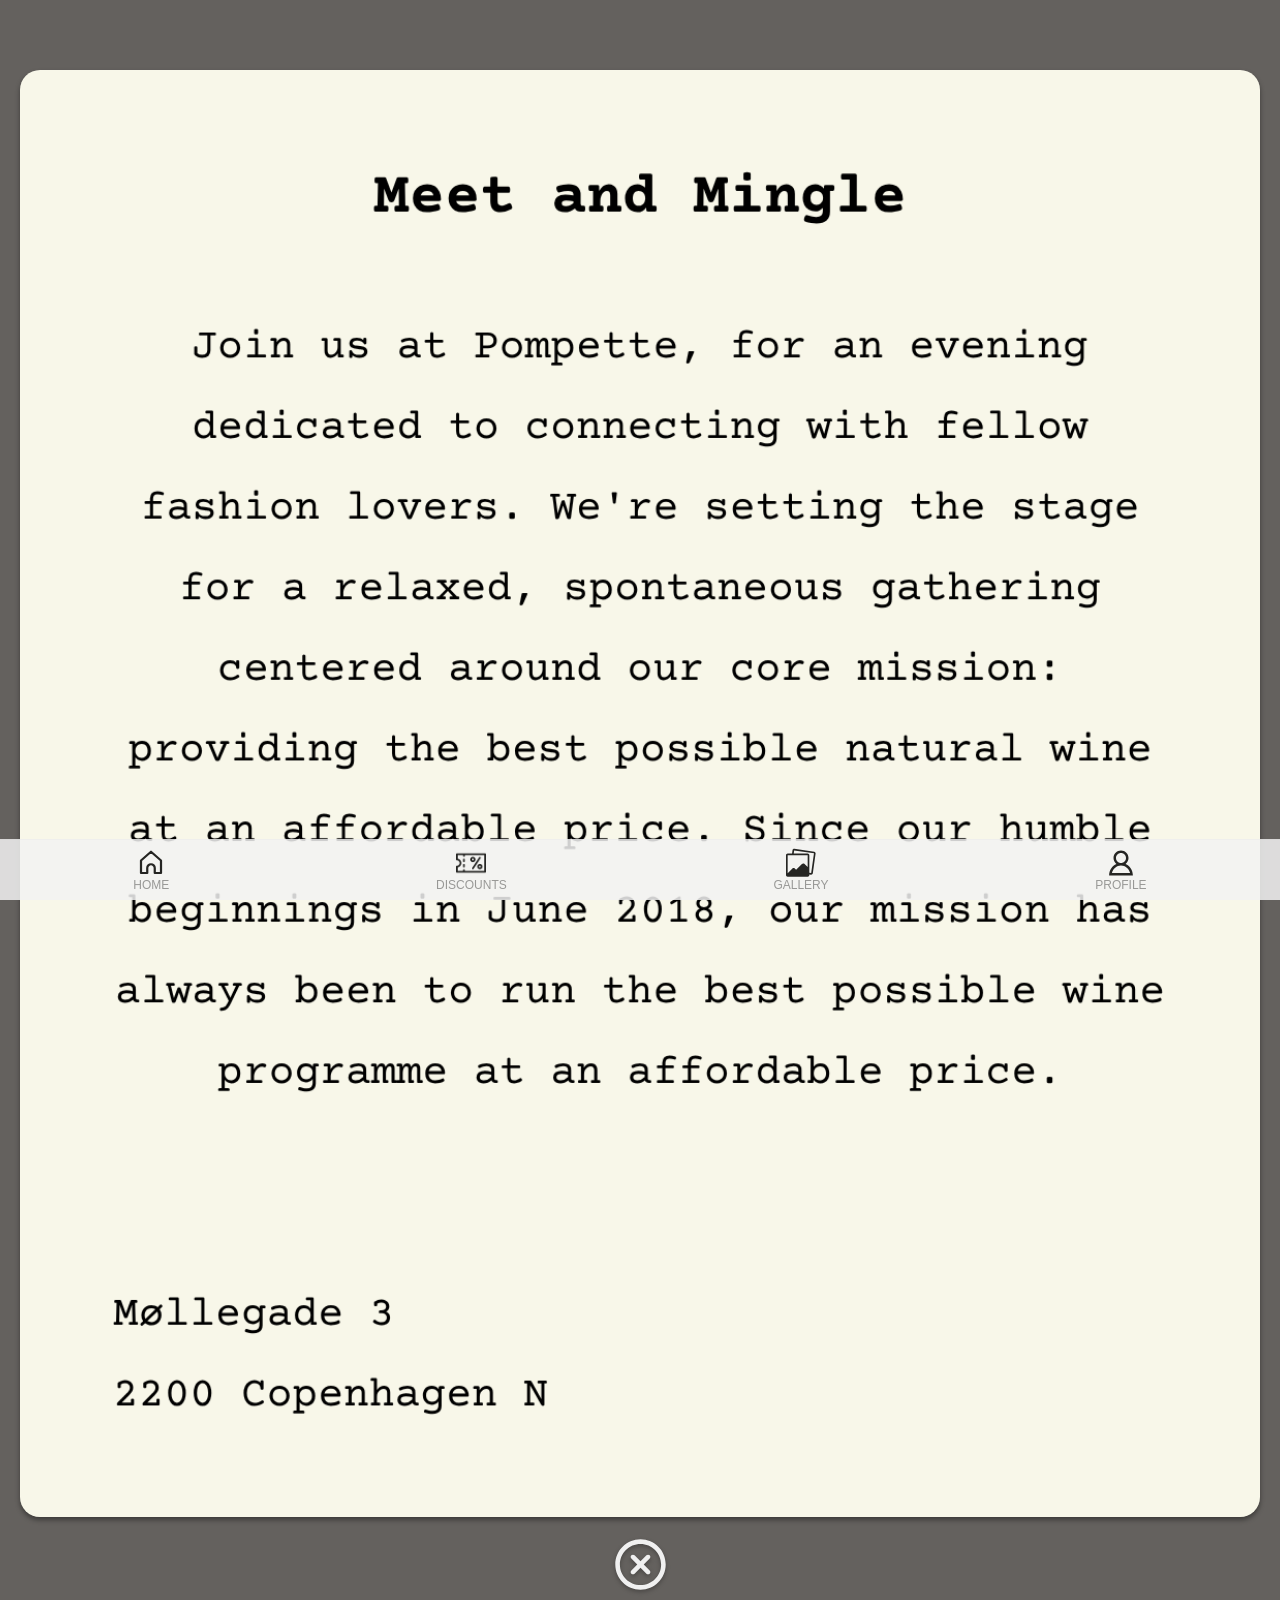
<file: pompette.html>
<!DOCTYPE html>
<html lang="en">
<head>
    <meta charset="UTF-8">
    <meta name="viewport" content="width=device-width, initial-scale=1.0">
    <title>Meet and Mingle Event</title>
    <link rel="stylesheet" href="homeapp.css">  
<style>
    body {
        margin: 0;
        padding: 20px;
        font-family: 'DM Sans', sans-serif;
        background-color: #64615e;
    }
    .close-button {
        display: flex;
        justify-content: center; /* center the close button horizontally */
        width: 100%;
        margin-top: 8px;
    }
    .close-button img {
        position: static;
        width: 55px;
        height: 55px; /* fixed height for consistent centering */
        display: block;
    }

    /* subtle drop shadow for the close button */
    .close-button img {
        filter: drop-shadow(0 2px 2px rgba(0,0,0,0.28));
    }

    .pompettedetails {
        display: block;
        margin: 0 auto; /* center the image horizontally */
        max-width: 100%;
        height: auto;
        justify-content: center;
        align-items: center;
        width: 100%;
        margin: 50px 0px 20px 0px;
        border-radius: 20px;
        box-shadow: 0px 3px 5px rgba(0, 0, 0, 0.4);
}
</style>
</head>
<body>
    <img class="pompettedetails" src="homeimages/pompettedetails.png" alt="Pompette Details Image">
    <div class="close-button">
    <div><a href="index.html"><img src="homeimages/buttons-icons/close.svg" alt="Close"></a></div>
    </div>
            <!-- Shared mobile nav (loaded from includes/nav.html) -->
    <div id="site-nav" data-include="includes/nav.html"></div>
        <script src="js/load-nav.js" defer></script>

</body>
</html>
</file>
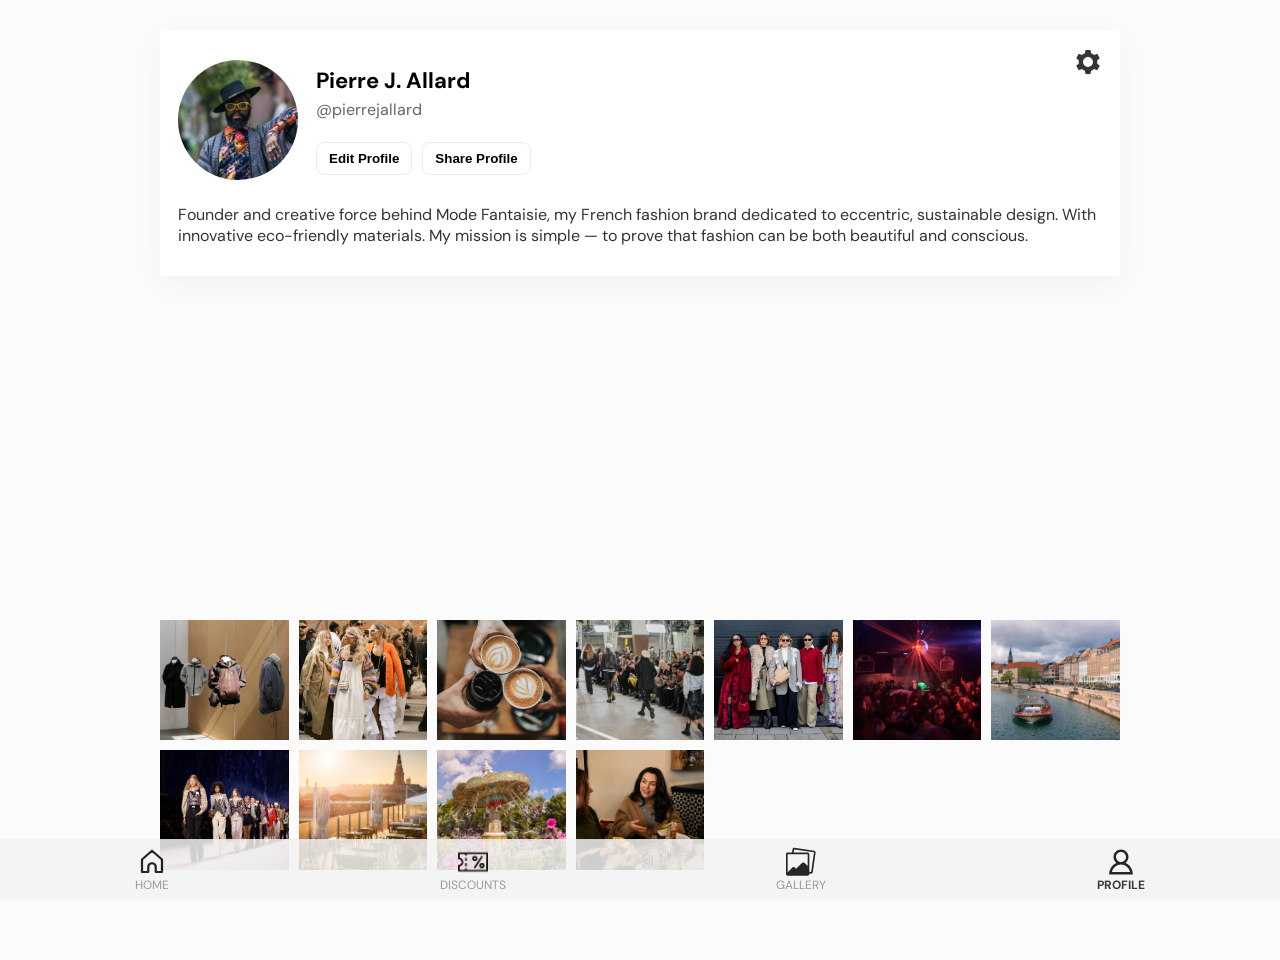
<file: profile.html>
<!doctype html>
<html lang="en">
<head>
	<meta charset="utf-8">
	<meta name="viewport" content="width=device-width,initial-scale=1">
	<title>Profile — Social App</title>
	<link rel="stylesheet" href="discounts.css">
	<link rel="preconnect" href="https://fonts.googleapis.com">
	<link rel="preconnect" href="https://fonts.gstatic.com" crossorigin>
	<link href="https://fonts.googleapis.com/css2?family=DM+Sans:ital,opsz,wght@0,9..40,100..1000;1,9..40,100..1000&family=Oswald:wght@200..700&display=swap" rel="stylesheet">
	<style>
		/* Small profile-specific styles */
		.profile-wrap { padding: 18px; max-width:1100px; margin: 0 auto; }
			.profile-card { position:relative; display:flex; flex-direction:column; gap:12px; padding:18px; background: #fff; box-shadow: 0 8px 30px rgba(12,20,30,0.04); }

			/* Settings cog + menu (positioned top-right of profile card) */
			.profile-settings { position: absolute; top: 12px; right: 12px; z-index: 30; }
			.settings-btn {
				background: transparent;
				border: none;
				padding: 8px;
				border-radius: 8px;
				display: inline-flex;
				align-items: center;
				justify-content: center;
				cursor: pointer;
			}
			.settings-btn:focus { outline: 2px solid rgba(23,23,23,0.12); outline-offset: 2px; }
			.settings-menu { font-family: 'DM Sans', sans-serif; display: none; position: absolute; right: 0; top: 44px; min-width: 200px; background: #fff; border-radius: 10px; box-shadow: 0 8px 30px rgba(12,20,30,0.08); padding: 8px 6px; list-style:none; margin:0; z-index:40; }
			.settings-menu.active { display: block; }
			.settings-menu li { padding: 6px 10px; }
			.settings-menu li + li { border-top: 1px solid rgba(0,0,0,0.04); }
		.profile-top { display:flex; gap:18px; align-items:center; padding-top: 12px;}
		.profile-bottom { display:flex; flex-direction:column; gap:12px; }
		.avatar { width:120px; height:120px; border-radius:999px; overflow:hidden; flex:0 0 120px; display:block; background: #f3f3f3; display:flex; align-items:center; justify-content:center;}
		.avatar img { width:100%; height:100%; object-fit:cover; display:block; }
		.profile-main { flex:1; }
		.profile-name { font-family: 'DM Sans', sans-serif; font-size:22px; margin:0 0 4px; }
		.profile-username { color:#666; margin:0 0 10px; padding-bottom: 12px; font-family: 'DM Sans', sans-serif;}
		.profile-bio { margin:12px 0 12px; color:#333; font-family: "DM Sans", sans-serif;}
		.profile-actions { display:flex; gap:10px; align-items:center; }
		.btn { padding:8px 12px; border-radius:8px; border:none; cursor:pointer; font-weight:600; }
		.btn-primary { background:#171717; color:#fff; }
		.btn-ghost { background:transparent; border:1px solid rgba(0,0,0,0.08); }
		.stats { display:flex; gap:18px; margin-top:12px; color:#333; font-family: "DM Sans", sans-serif; }
		.stat { text-align:center; font-family: 'DM Sans', sans-serif; }
		.stat .num { font-weight:700; display:block; }

		/* Posts grid */
		.posts { margin-top:18px; display:grid; grid-template-columns: repeat(auto-fill, minmax(120px, 1fr)); gap:10px; }
		.post { background:#fff; overflow:hidden; display:block; height:120px; }
		.post img { width:100%; height:100%; object-fit:cover; display:block; }

		/* Simple modal */
		.modal-overlay { position: fixed; inset: 0; display: none; align-items: center; justify-content: center; background: rgba(0,0,0,0.45); z-index: 1200; }
		.modal-overlay.active { display:flex; }
		.modal { background: #fff; padding: 18px; border-radius: 10px; width: min(96%, 520px); }
		.modal h3 { margin-top:0; }
		.form-row { margin-bottom:10px; }
		.form-row input, .form-row textarea { width:100%; padding:8px; border-radius:8px; border:1px solid #e6e6e6; }

		/* Layout: make the page full-height and distribute content evenly.
		   The .profile-wrap will expand to fill available vertical space between header and mobile nav
		   and its children will be spaced with `space-between`. On small screens we fall back to normal flow. */
		html, body { height: 100%; }
		body { display: flex; flex-direction: column; min-height: 100vh; }
		main { flex: 1 1 auto; display: flex; align-items: stretch; justify-content: center; padding: 12px 0; }
		/* Make profile-wrap take available vertical space and space its internal sections evenly */
		.profile-wrap { width:100%; max-width:960px; display:flex; flex-direction:column; justify-content:space-between; min-height: calc(100vh - 180px); }
		/* Keep card and posts visually separated */
		.profile-card { margin-bottom: 12px; }
		.posts { margin-top: 12px; }
		@media (max-width: 700px) {
			/* On small screens use normal flow and compact spacing */
			main { align-items:flex-start; }
			.profile-wrap { min-height: auto; padding: 12px 10px; }
			.profile-card { margin-bottom: 10px; }
			.posts { margin-top: 10px; }
		}
	</style>
</head>
<body>
	<main>
		<section class="profile-wrap">
			<div class="profile-card">
				<!-- settings cog (top-right) -->
				<div class="profile-settings">
					<button id="settingsBtn" class="settings-btn" aria-haspopup="true" aria-expanded="false" aria-controls="settingsMenu" title="Account settings">
						<img src="homeimages/buttons-icons/settings-2-svgrepo-com.svg" width="24" height="24" aria-hidden="true" alt="">
					</button>
					<ul id="settingsMenu" class="settings-menu" role="menu" aria-hidden="true">
						<li>Account settings</li>
						<li>Privacy</li>
						<li>Notifications</li>
						<li>Log out</li>
					</ul>
				</div>
				<div class="profile-top">
					<div class="avatar" id="avatarWrap">
						<img id="avatarImg" src="homeimages/pierre.png" alt="Avatar">
					</div>
					<div class="profile-main">
						<h2 class="profile-name" id="profileName">Pierre J. Allard</h2>
						<div class="profile-username" id="profileHandle">@pierrejallard</div>
						<div class="profile-actions">
                            <button class="btn btn-ghost" id="editBtn">Edit Profile</button>
							<button class="btn btn-ghost" id="followBtn">Share Profile</button>
						</div>
					</div>
				</div>
				<div class="profile-bottom">
					<p class="profile-bio" id="profileBio">Founder and creative force behind Mode Fantaisie, my French fashion brand dedicated to eccentric, sustainable design. With innovative eco-friendly materials. My mission is simple — to prove that fashion can be both beautiful and conscious.</p>
				</div>
			</div>
			<div class="posts" id="postsGrid">
                <a class="post" href="#"><img src="homeimages/brand1.jpg" alt="post"></a>
                <a class="post" href="#"><img src="homeimages/brand2.jpg" alt="post"></a>
				<a class="post" href="#"><img src="homeimages/coffee.jpg" alt="post"></a>
				<a class="post" href="#"><img src="homeimages/runway.jpg" alt="post"></a>
				<a class="post" href="#"><img src="homeimages/fashion.jpg" alt="post"></a>
				<a class="post" href="#"><img src="homeimages/club.jpg" alt="post"></a>
				<a class="post" href="#"><img src="homeimages/cph.jpg" alt="post"></a>
				<a class="post" href="#"><img src="homeimages/fashionshow.jpg" alt="post"></a>
                <a class="post" href="#"><img src="homeimages/rooftop.png" alt="post"></a>
                <a class="post" href="#"><img src="homeimages/tivoli.jpg" alt="post"></a>
                <a class="post" href="#"><img src="homeimages/lunch.jpg" alt="post"></a>
			</div>
		</section>
	</main>

	<!-- Shared mobile nav -->
	<div id="site-nav" data-include="includes/nav.html"></div>

	<!-- Edit profile modal -->
	<div id="editModal" class="modal-overlay" role="dialog" aria-hidden="true">
		<div class="modal" role="document">
				<h3>Edit profile</h3>
				<div class="form-row">
					<div style="display:flex; gap:12px; align-items:center;">
						<div class="avatar" style="flex:0 0 auto; width:72px; height:72px;">
							<img id="avatarPreviewSmall" src="homeimages/pierre.png" alt="avatar preview">
						</div>
						<div>
							<input id="inputAvatar" type="file" accept="image/*">
							<div style="font-size:12px; color:#666; margin-top:6px;">Or choose a preset:</div>
							<div class="preset-grid" id="presetGrid" style="margin-top:6px; display:flex; gap:8px;">
								<img class="preset" src="homeimages/preset1.jpg" alt="preset" style="width:44px; height:44px; border-radius:8px; object-fit:cover; cursor:pointer; border:2px solid transparent;">
								<img class="preset" src="homeimages/preset2.jpg" alt="preset" style="width:44px; height:44px; border-radius:8px; object-fit:cover; cursor:pointer; border:2px solid transparent;">
								<img class="preset" src="homeimages/preset3.jpg" alt="preset" style="width:44px; height:44px; border-radius:8px; object-fit:cover; cursor:pointer; border:2px solid transparent;">
							</div>
						</div>
					</div>
				</div>
				<div class="form-row">
					<label for="inputName">Name</label>
					<input id="inputName" type="text" value="Pierre J. Allard">
				</div>
				<div class="form-row">
					<label for="inputHandle">Username</label>
					<input id="inputHandle" type="text" value="pierreallard">
				</div>
				<div class="form-row">
					<label for="inputBio">Bio</label>
					<textarea id="inputBio" rows="3">Founder and creative force behind Mode Fantaisie, my French fashion brand dedicated to eccentric, sustainable design. With innovative eco-friendly materials. My mission is simple — to prove that fashion can be both beautiful and conscious.</textarea>
				</div>
			<div style="display:flex; gap:10px; justify-content:flex-end; margin-top:8px;">
				<button class="btn btn-ghost" id="cancelEdit">Cancel</button>
				<button class="btn btn-primary" id="saveEdit">Save</button>
			</div>
		</div>
	</div>

	<script src="js/load-nav.js" defer></script>
	<script>
		// small interactivity for follow/edit
		document.addEventListener('DOMContentLoaded', function(){
		// load saved profile from localStorage (if any)
		const saved = JSON.parse(localStorage.getItem('profile') || '{}');
		if (saved.name) document.getElementById('profileName').textContent = saved.name;
		if (saved.handle) document.getElementById('profileHandle').textContent = '@' + saved.handle;
		if (saved.bio) document.getElementById('profileBio').textContent = saved.bio;
		if (saved.avatar) {
			document.getElementById('avatarImg').src = saved.avatar;
			document.getElementById('avatarPreviewSmall').src = saved.avatar;
		}

		// avatar selection helpers
		const inputAvatar = document.getElementById('inputAvatar');
		const avatarImg = document.getElementById('avatarImg');
		const avatarPreviewSmall = document.getElementById('avatarPreviewSmall');
		let currentAvatar = saved.avatar || avatarImg.src;

		function setAvatarSrc(src){
			currentAvatar = src;
			avatarImg.src = src;
			avatarPreviewSmall.src = src;
			// clear preset selection borders
			document.querySelectorAll('.preset').forEach(p => p.style.borderColor = 'transparent');
		}

		inputAvatar.addEventListener('change', function(e){
			const file = e.target.files && e.target.files[0];
			if (!file) return;
			const reader = new FileReader();
			reader.onload = function(ev){ setAvatarSrc(ev.target.result); };
			reader.readAsDataURL(file);
		});

		// preset clicks
		document.querySelectorAll('.preset').forEach(img => {
			img.addEventListener('click', function(){
				setAvatarSrc(this.src);
				this.style.borderColor = '#171717';
			});
		});


			const followBtn = document.getElementById('followBtn');
			followBtn.addEventListener('click', ()=> {
				followBtn.textContent = followBtn.textContent === 'Follow' ? 'Following' : 'Follow';
				followBtn.classList.toggle('btn-primary');
			});

			const editBtn = document.getElementById('editBtn');
			const editModal = document.getElementById('editModal');
			const inputName = document.getElementById('inputName');
			const inputHandle = document.getElementById('inputHandle');
			const inputBio = document.getElementById('inputBio');

			editBtn.addEventListener('click', ()=>{
				editModal.classList.add('active');
				editModal.setAttribute('aria-hidden','false');
			});
			document.getElementById('cancelEdit').addEventListener('click', ()=>{
				editModal.classList.remove('active');
				editModal.setAttribute('aria-hidden','true');
			});
			document.getElementById('saveEdit').addEventListener('click', ()=>{
				const newName = inputName.value || 'No name';
				const newHandle = inputHandle.value || 'user';
				const newBio = inputBio.value || '';
				document.getElementById('profileName').textContent = newName;
				document.getElementById('profileHandle').textContent = '@' + newHandle;
				document.getElementById('profileBio').textContent = newBio;
				// save avatar and inputs to localStorage so changes persist
				const profileToSave = { name: newName, handle: newHandle, bio: newBio, avatar: currentAvatar };
				try { localStorage.setItem('profile', JSON.stringify(profileToSave)); } catch (err) { /* ignore storage errors */ }
				editModal.classList.remove('active');
				editModal.setAttribute('aria-hidden','true');
			});

			// settings menu behaviour
			const settingsBtn = document.getElementById('settingsBtn');
			const settingsMenu = document.getElementById('settingsMenu');
			function closeSettings(){
				if (!settingsMenu) return;
				settingsMenu.classList.remove('active');
				settingsBtn.setAttribute('aria-expanded','false');
				settingsMenu.setAttribute('aria-hidden','true');
			}
			function openSettings(){
				if (!settingsMenu) return;
				settingsMenu.classList.add('active');
				settingsBtn.setAttribute('aria-expanded','true');
				settingsMenu.setAttribute('aria-hidden','false');
				// focus first item for keyboard users
				const first = settingsMenu.querySelector('button, a');
				if (first) first.focus();
			}

			if (settingsBtn) {
				settingsBtn.addEventListener('click', (e)=>{
					e.stopPropagation();
					const expanded = settingsBtn.getAttribute('aria-expanded') === 'true';
					if (expanded) closeSettings(); else openSettings();
				});
			}

			// close when clicking outside
			document.addEventListener('click', (e)=>{
				if (!settingsMenu) return;
				if (!settingsMenu.contains(e.target) && !settingsBtn.contains(e.target)) closeSettings();
			});

			// close on Esc
			document.addEventListener('keydown', (e)=>{
				if (e.key === 'Escape') closeSettings();
			});

			// hook menu items
			const menuEdit = document.getElementById('menuEditProfile');
			if (menuEdit) menuEdit.addEventListener('click', ()=>{ editModal.classList.add('active'); editModal.setAttribute('aria-hidden','false'); closeSettings(); });
			const menuLogout = document.getElementById('menuLogout');
			if (menuLogout) menuLogout.addEventListener('click', ()=>{ /* placeholder logout */ alert('Logged out (demo)'); closeSettings(); });
		});
	</script>
</body>
</html>
</file>
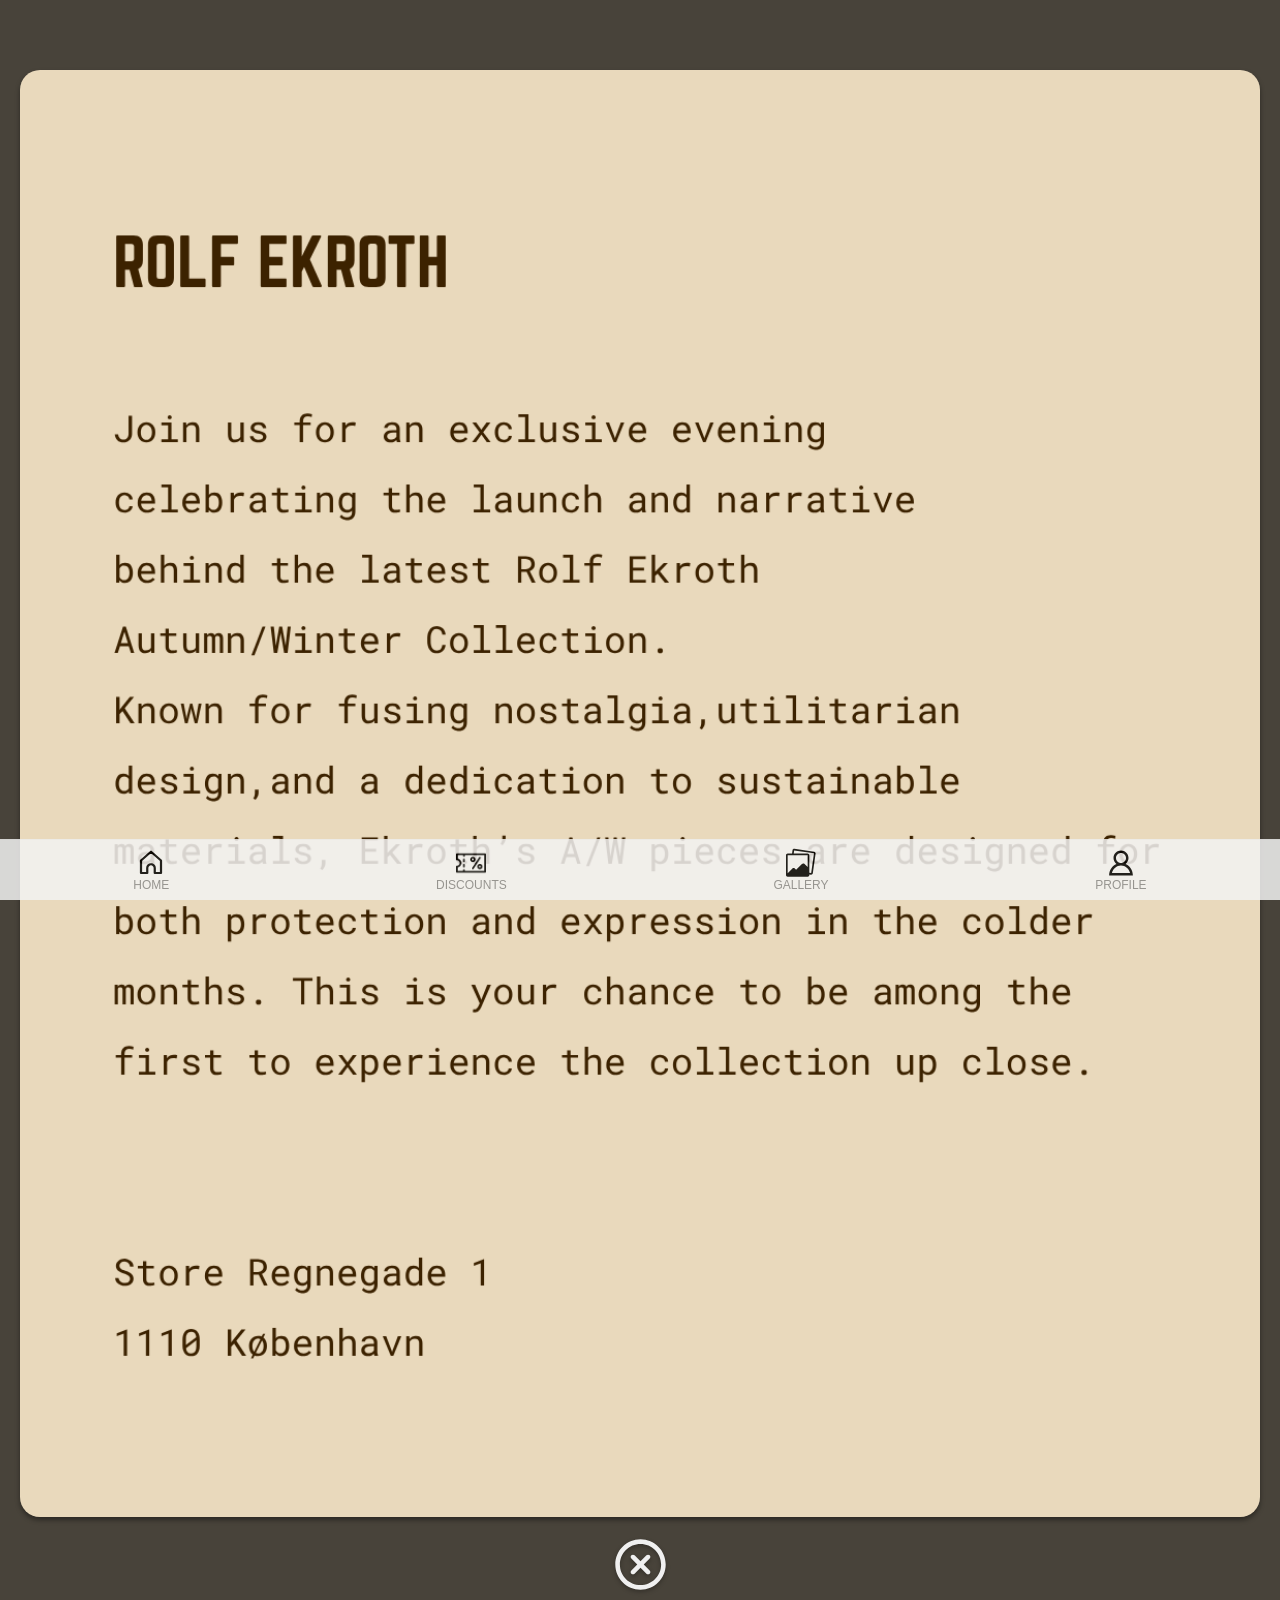
<file: rolf.html>
<!DOCTYPE html>
<html lang="en">
<head>
    <meta charset="UTF-8">
    <meta name="viewport" content="width=device-width, initial-scale=1.0">
    <title>Rolf Ekroth Event</title>
    <link rel="stylesheet" href="homeapp.css">  
<style>
    body {
        margin: 0;
        padding: 20px;
        font-family: 'DM Sans', sans-serif;
        background-color: #48433A;
    }
    .close-button {
        display: flex;
        justify-content: center; /* center the close button horizontally */
        width: 100%;
        margin-top: 8px;
    }
    .close-button img {
        position: static;
        width: 55px;
        height: 55px; /* fixed height for consistent centering */
        display: block;
    }

    /* subtle drop shadow for the close button */
    .close-button img {
        filter: drop-shadow(0 2px 2px rgba(0,0,0,0.28));
    }

    .rolfdetails {
        display: block;
        margin: 0 auto; /* center the image horizontally */
        max-width: 100%;
        height: auto;
        justify-content: center;
        align-items: center;
        width: 100%;
        margin: 50px 0px 20px 0px;
        border-radius: 20px;
        box-shadow: 0px 3px 5px rgba(0, 0, 0, 0.4);
}
</style>
</head>
<body>
    <img class="rolfdetails" src="homeimages/rolfedetails.png" alt="Rolf Details Image">
    <div class="close-button">
    <div><a href="index.html"><img src="homeimages/buttons-icons/close.svg" alt="Close"></a></div>
    </div>
            <!-- Shared mobile nav (loaded from includes/nav.html) -->
    <div id="site-nav" data-include="includes/nav.html"></div>
        <script src="js/load-nav.js" defer></script>

</body>
</html>
</file>
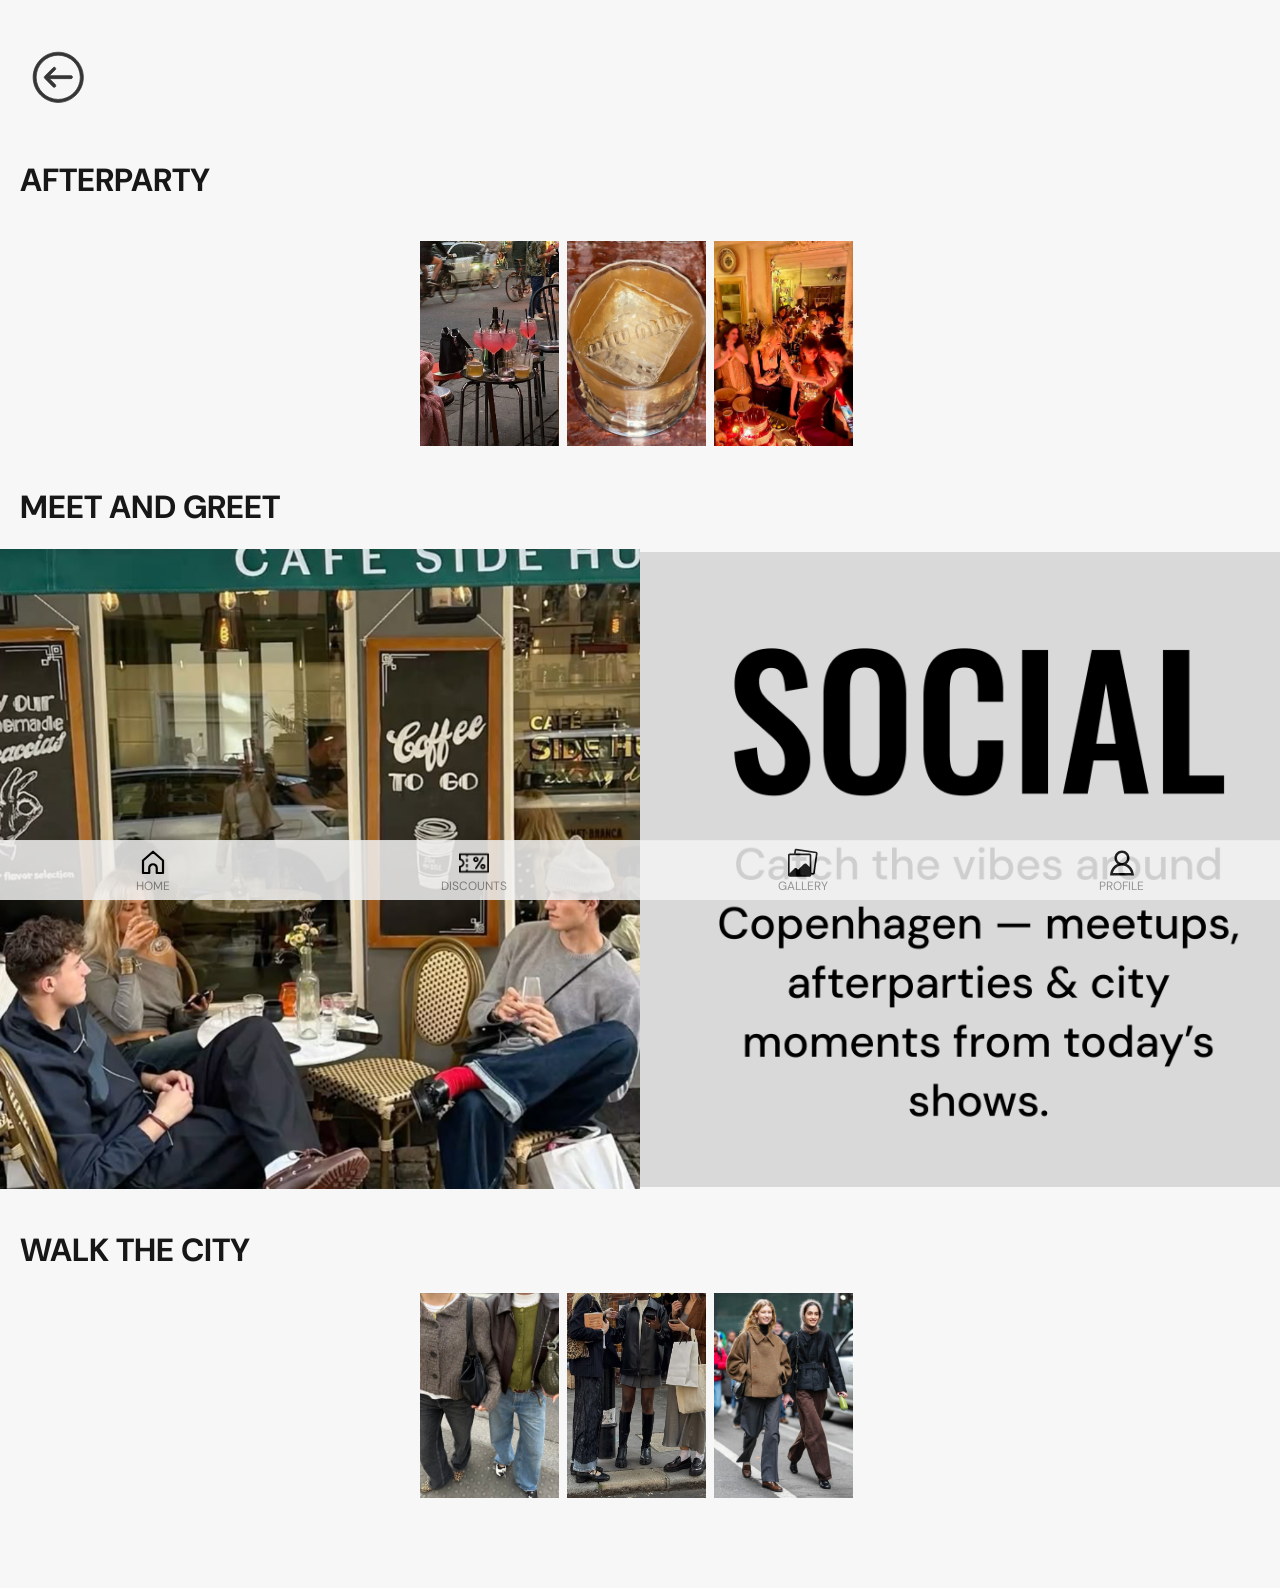
<file: socials.html>
<!DOCTYPE html>
<html lang="en">
<head>
    <meta charset="UTF-8">
    <meta name="viewport" content="width=device-width, initial-scale=1.0">
    <title>Social App Design</title>
    <link rel="stylesheet" href="socials.css">
    <link href="https://fonts.googleapis.com/css2?family=Inter:wght@100..900&display=swap" rel="stylesheet">
    <link rel="preconnect" href="https://fonts.googleapis.com">
    <link rel="preconnect" href="https://fonts.gstatic.com" crossorigin>
    <link href="https://fonts.googleapis.com/css2?family=DM+Sans:ital,opsz,wght@0,9..40,100..1000;1,9..40,100..1000&family=Instrument+Serif:ital@0;1&family=Jost:ital,wght@0,100..900;1,100..900&family=Montserrat:ital,wght@0,100..900;1,100..900&family=Oswald:wght@200..700&family=Rhodium+Libre&display=swap" rel="stylesheet">
    </head>
<body>
    <main>
<!-- backbutton moved into the AFTERPARTY section so it can be positioned relative to the heading -->
    <div class="iphone-container">
        <div class="backwrap"><a href="gallery.html"><img src="homeimages/buttons-icons/backbutton.svg" class="backbutton" alt="back button"></a></div>
        <div class="content">
            <div class="category-section">
                <div class="sectiontitle"><h1>AFTERPARTY</h1></div>
            <div class="rolling-gallery-container">
            <div class="rolling-gallery">
            <div class="rolling-item">
                <img src="app-images/2.jpeg" alt="">
            </div>
            <div class="rolling-item">
                <img src="app-images/10.jpeg" alt="">
            </div>
            <div class="rolling-item">
                <img src="app-images/9.jpeg" alt="">
            </div>
        <!-- Duplicate items for seamless loop -->
            <div class="rolling-item">
                <img src="app-images/2.jpeg" alt="">
            </div>
            <div class="rolling-item">
                <img src="app-images/10.jpeg" alt="">
            </div>
            <div class="rolling-item">
                <img src="app-images/9.jpeg" alt="">
            </div>
            </div>
            </div>
            <div class="meetandgreet-section">
            <div class="sectiontitle">
                <h1>MEET AND GREET</h1>
            </div>
                <div class="columns">
                <img src="app-images/meetandtalk.png" alt="Meet and Talk">
                <img src="app-images/socialstext.png" alt="Socials Text">
                </div>
            </div>
            </div>
            <div class="walk-section">
            <div class="sectiontitle">
                <h1>WALK THE CITY</h1>
                <div class="rolling-gallery-container2">
                <div class="rolling-gallery2">
                <div class="rolling-item2">
                    <img src="app-images/6.jpeg" alt="">
                </div>
                <div class="rolling-item2">
                    <img src="app-images/5.jpeg" alt="">
                </div>
                <div class="rolling-item2">
                    <img src="app-images/7.jpeg" alt="">
                </div>
        <!-- Duplicate items for seamless loop -->
                 <div class="rolling-item2">
                    <img src="app-images/6.jpeg" alt="">
                </div>
                <div class="rolling-item2">
                    <img src="app-images/5.jpeg" alt="">
                </div>
                <div class="rolling-item2">
                    <img src="app-images/7.jpeg" alt="">
                </div>
                </div>
                </div>
            </div>
            </div>
        </div> 
    </div> 
        </main> 
<!-- Shared mobile nav (loaded from includes/nav.html) -->
<div id="site-nav" data-include="includes/nav.html"></div>
<script src="js/load-nav.js" defer></script>
</body>
</html>
</file>
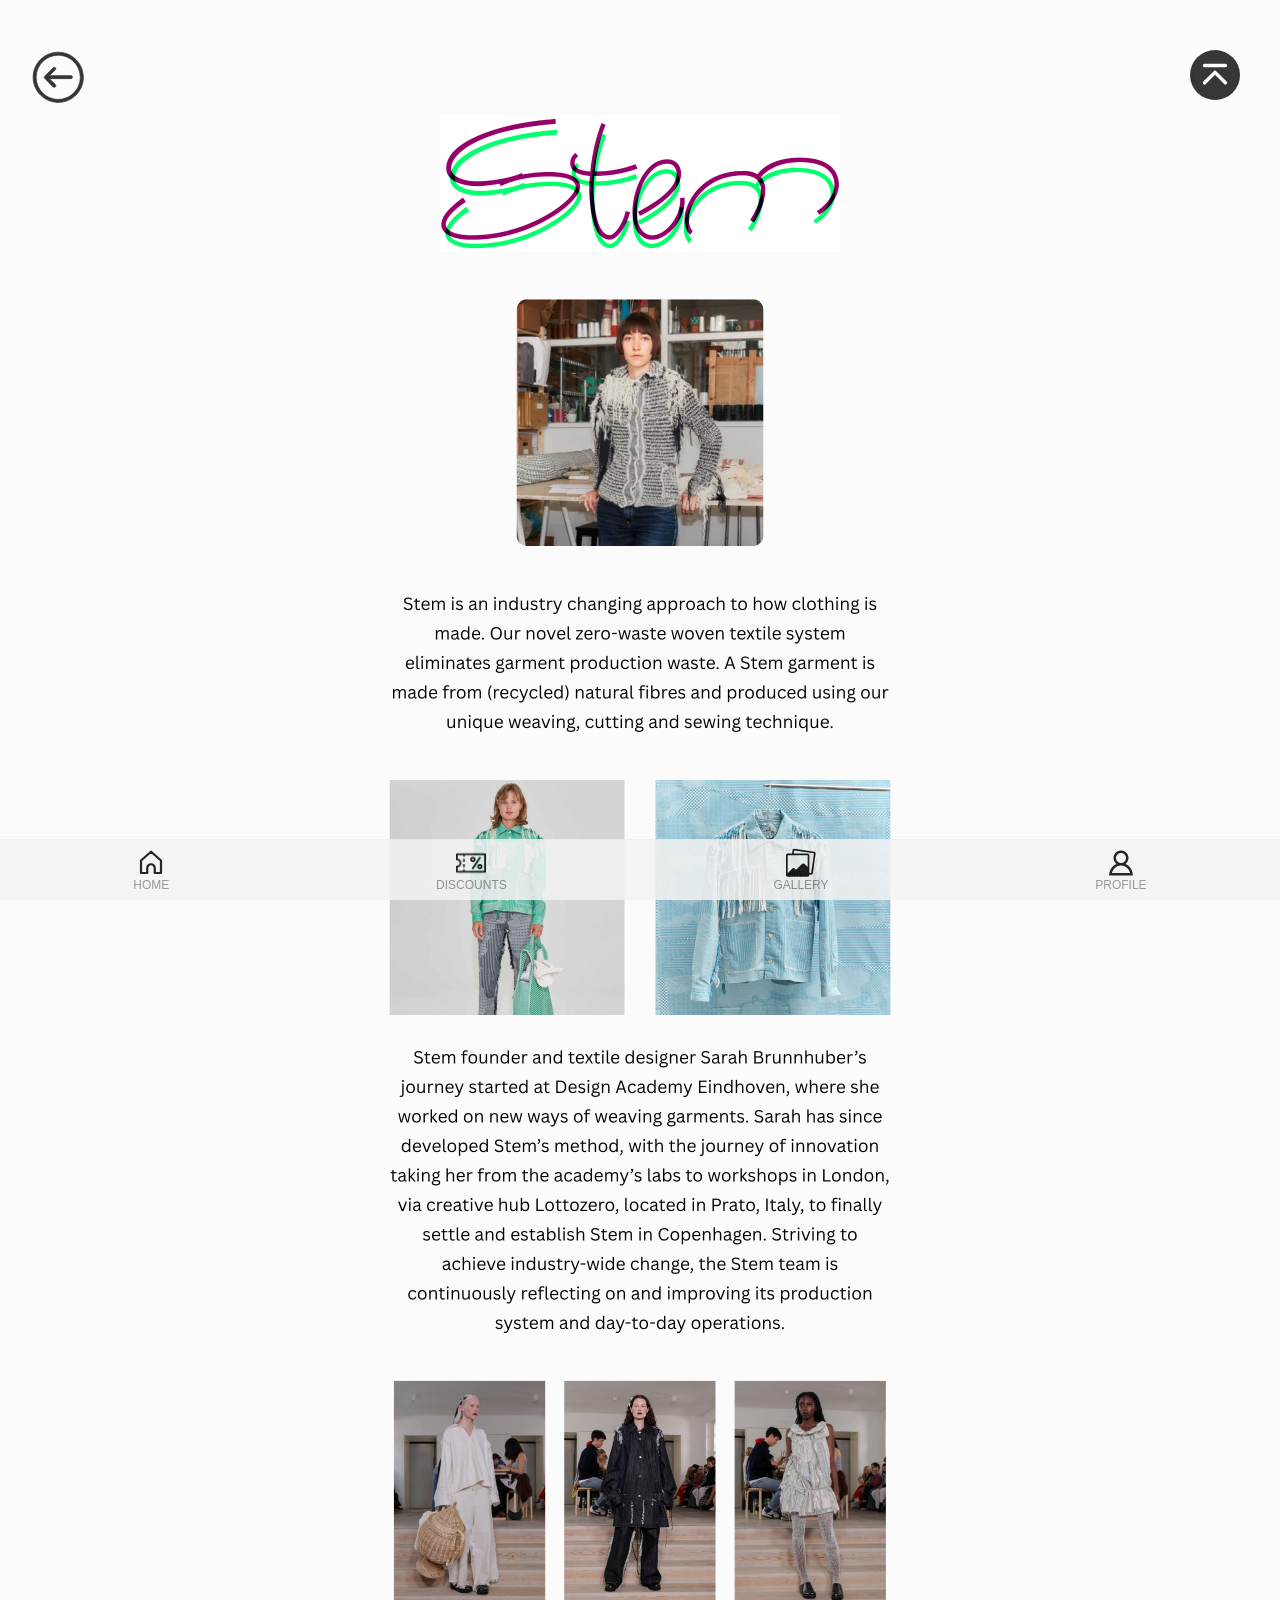
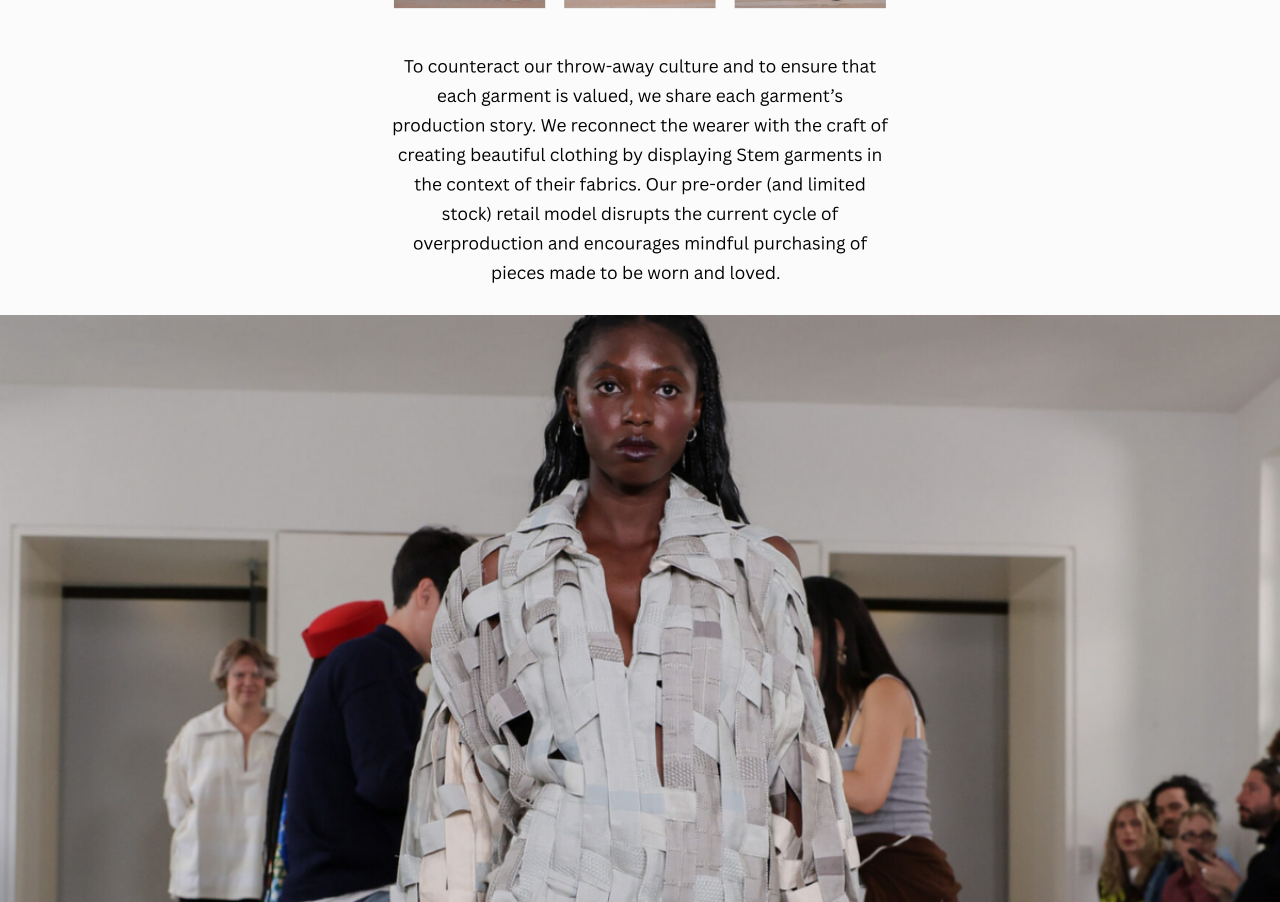
<file: stem.html>
<!DOCTYPE html>
<html lang="en">
<head>
    <meta charset="UTF-8">
    <meta name="viewport" content="width=device-width, initial-scale=1.0">
    <title>Stem</title>
<style>
    body {
        margin: 0 auto;
        padding: 0;
        font-family: 'DM Sans', sans-serif;
        background-color: #fbfbfb;
    }
/* Make the stem details area fill the viewport and center images */
.stemdetails {
    min-height: 100vh;           /* full viewport height */
    display: flex;
    flex-direction: column;      /* stack images vertically */
    justify-content: center;     /* center vertically */
    align-items: center;         /* center horizontally */
    gap: 0;
    width: 100%;
    box-sizing: border-box;
}

.stemdetails img {
    display: block;
    width: 100%;          /* fill width */
    max-width: 100%;
    height: auto;
    max-height: 100vh;    /* never exceed viewport height */
    object-fit: contain;  /* preserve aspect ratio */
}
.newtalentpage {
  display: grid;
  grid-template-columns: 1fr 1fr;
  grid-gap: 0px;
  padding-top: 20px;
}
.back {
  grid-column: 1 / 2;
  display: flex;
  width: 75px;
  height: auto; /* fixed height for consistent centering */
  align-items: center;
  justify-content: center;
  margin-right: 20px;
  padding-left: 20px;
  padding-top: 20px;
}
.backtotop {
    /* fix the back-to-top button to the top-right corner */
    position: fixed;
    padding-right: 20px;
    top: 50px;
    right: 20px;
    width: 50px;
    height: 50px; /* fixed height for consistent sizing */
    display: flex;
    align-items: center;
    justify-content: center;
    z-index: 1000;
}
</style>
</head>
<body>
    <header>
        <div class="newtalentpage">
        <a href="index.html"><img class="back" src="homeimages/buttons-icons/backbutton.svg" alt="back button"></a>
        <a href="stem.html"><img class="backtotop" src="homeimages/buttons-icons/backtotop.svg" alt="CPHFW Logo"></a>
        </div>
    </header>
    <div class="stemdetails">
    <img src="homeimages/s1.png" alt="stem">
    <img src="homeimages/s2.png" alt="stem">
    <img src="homeimages/s3.png" alt="stem">
    </div>  
            <!-- Shared mobile nav (loaded from includes/nav.html) -->
    <div id="site-nav" data-include="includes/nav.html"></div>
        <script src="js/load-nav.js" defer></script>

</body>
</html>
</file>
<file: homeapp.css>
/* DM Sans Font Styles */
.dm-sans {
  font-family: "DM Sans", sans-serif;
  font-weight: 400;
  font-style: normal;
}
.dm-sans-bold {
  font-family: "DM Sans", sans-serif;
  font-weight: 700;
  font-style: normal;
}

/* Oswald Font Styles */
.oswald {
  font-family: "Oswald", sans-serif;
  font-weight: 300;
  font-style: normal;
}
.oswald-bold {
  font-family: "Oswald", sans-serif;
  font-weight: 700;
  font-style: normal;
}

/* Base Body Styling */
body {
  background-color: #fbfbfb;
  margin: 0;
  /* Adds padding to prevent the fixed tab bar from covering content */
  padding-bottom: 60px; 
}

/* Remove browser body margin so grid/content can sit flush to the viewport */
body {
  margin: 0;
}
body p {
  font-family: "DM Sans", sans-serif;
  grid-column: 1 / 2;
  color: #2d2d2d;
  font-weight: 400;
  font-size: 12pt;
  line-height: 1.5;
  margin-left: 20px;
  margin-right: 20px;
}
.click-row {
  display: inline-flex; /* place paragraph and arrow on the same line */
  align-items: center;
  gap: 8px; /* space between text and arrow */
  margin-left: 20px; /* keep same left offset as other paragraphs */
  margin-top: 10px;
}
.click-row p { margin: 0; }

.cphfwlogo {
    width: 120px;
    height: auto;
    margin-top: 30px;
    margin-left: 30px;
    padding-bottom: 20px;
}
.homeapppage {
  display: grid;
  margin: 0 auto;
  padding-top: 10px;
  grid-template-columns: 1.80fr .20fr;
  grid-gap: 0px;
  background-color: #fbfbfb;

}
.column-events {
  grid-column: 1 / 2;
  font-family: 'Oswald', sans-serif;
  padding-top: 20px;
}
.homemenu h1 {
  text-align: left;
  font-family: "Oswald", sans-serif;
  font-size: 40px;
 /* remove left spacing so the menu sits flush against the left edge */
  padding-left: 20px;
  margin: 0;
  color: #2d2d2d;
}
.section-image { /* Logo images */
  grid-column: 1 / -1; /* span entire grid row */
  display: flex;       /* lay children out in a row */
  gap: 20px;
  align-items: center;
  justify-content: flex-start;
  flex-wrap: wrap;     /* wrap on very narrow screens */
  width: 100%;
  box-sizing: border-box;
}
/* Swiper carousel styles */
.my-swiper {
  width: 100%;
  max-width: 100%;
  box-shadow: 0px 3px 5px rgba(0, 0, 0, 0.4);
}
.my-swiper .swiper-wrapper {
  align-items: center;
}
.my-swiper .swiper-slide {
  /* Let slides size themselves when slidesPerView: 'auto' is used. */
  width: 78%;               /* mobile: show one large slide with peeking edges */
  max-width: 920px;        /* avoid too-wide slides on very large screens */
  box-sizing: border-box;
  overflow: hidden;
}
.my-swiper .swiper-slide img {
  width: 100%;
  height: auto;
  display: block;
  object-fit: cover;
}

/* Desktop: show smaller slides side-by-side */
@media (min-width: 900px) {
  .my-swiper .swiper-slide { width: 48%; }
}

@media (min-width: 1400px) {
  .my-swiper .swiper-slide { width: 36%; }
}
.swiper-button-next, .swiper-button-prev {
  color: #000;
}
.swiper-pagination-bullet {
  background: rgba(0,0,0,0.35);
}
.swiper-pagination-bullet-active {
  background: #000;
}
.menu-image, .event-image {
  width: 100%;
  height: auto;
  opacity: 90%;
}
.menu-image, .event-image {
  box-shadow: 0px 3px 5px rgba(0, 0, 0, 0.4);
}
.event-info {
  grid-column: 1 / span 2;
  width: 100%;
  box-sizing: border-box;
  font-family: "DM Sans", sans-serif;
  font-size: 12pt;

}
.column-talent {
  padding-top: 20px;
  grid-column: 1 / 2;
}
.column-talent p {
  font-size: 18pt;
}
.column-brands {
  padding-top: 20px;
  grid-column: 1 / 2;
}
.column-next {
  padding-bottom: 20px;
  grid-column: 2 / 3;
  /* center content inside the right column */
  display: flex;
  align-items: center;   /* vertical centering */
  justify-content: center; /* horizontal centering */
}
.column-image {
  display: flex;
  justify-content: center;
  align-items: center;
  width: 100%; /* Make the image span the full width of the column */
}
.section-image {  /* brands and explore images */
  grid-column: 1 / span 2;
  max-width: 430px;
  padding: 20px 10px 0 10px;
}
.logo-anne, .logo-bonnetje, .logo-stem {
  width: 120px;       /* preferred desktop size */
  max-width: 28vw;    /* scale on narrow screens */
  height: auto;
  grid-column: 1 / span 2;

}
/* Responsive styles for iPhone 14 Pro Max */
@media (max-width: 430px) {
  .homeapppage {
    grid-template-columns: 1fr; /* Stack columns on smaller screens */
  }
  .column-image {
    grid-column: 1 / -1; /* Span both columns */
  }
}
.nextbutton {
  display: flex;
  margin-right: 20px;
  padding: 5px 0 5px 0;
  margin-top: 20px;
  width: 50px;
  height: 50px; /* fixed height for consistent centering */
  align-content: center;
  justify-content: center;
}
/* --- Mobile Tab Bar Styles --- */
.mobile-tab-bar {
    position: fixed; /* Locks the bar to the viewport */
    bottom: 0; /* Positions it at the bottom */
    left: 0;
    width: 100%;
    height: 60px; /* Fixed height */
    background-color: #f3f3f3;
    opacity: 0.85; /* Slight transparency */
    border-top: 1px solid #eeeeee;
    z-index: 1000;
}

.mobile-tab-bar ul {
    display: flex; 
    justify-content: space-around;
    align-items: center; 
    list-style: none;
    margin: 0;
    padding: 0;
    height: 100%;
}

.tab-item {
    flex-grow: 1; /* Ensures equal width distribution */
    text-align: center;
}

.tab-item a {
    display: flex;
    flex-direction: column; /* Stacks icon and text */
    align-items: center;
    justify-content: center;
    width: 100%;
    height: 100%;
    text-decoration: none;
    color: #888888; /* Inactive color */
    font-size: 12px;
    font-family: "DM Sans", sans-serif; /* Use your existing font */
    transition: color 0.2s;
}

/* Icon Styling */
.tab-item a i {
    font-size: 20px; /* Slightly smaller icon size */
    margin-bottom: 3px;
}

/* Active State */
.tab-item.active a {
    color: #171717; /* Use black or a brand color for the active tab */
    font-weight: bold;
}
</file>
<file: discounts.css>
/* DM Sans Font Styles */
.dm-sans {
  font-family: "DM Sans", sans-serif;
  font-weight: 400;
  font-style: normal;
}
.dm-sans-bold {
  font-family: "DM Sans", sans-serif;
  font-weight: 700;
  font-style: normal;
}

/* Oswald Font Styles */
.oswald {
  font-family: "Oswald", sans-serif;
  font-weight: 300;
  font-style: normal;
}
.oswald-bold {
  font-family: "Oswald", sans-serif;
  font-weight: 700;
  font-style: normal;
}
/* logo Styling */
.header { 
    display: flex;
    align-items: center;
    justify-content: space-between;
    gap: 12px;
    max-width: var(--max-width);
    margin-top: 10px;
    margin-left: 15px;
}
.discounts-title {
    font-family: 'Oswald', sans-serif;
    font-size: 70px;
    font-weight: 500;
    color: #171717;
    margin: 10px 0 10px 0;
    text-transform: uppercase;
      /* font-style: medium is invalid; font-weight already set above */
    text-align: center;
    border-bottom: 2px dashed #171717;
  }
body {
  background-color: #fbfbfb;
  margin: 0 auto;
  /* Adds padding to prevent the fixed tab bar from covering content */
  padding-bottom: 60px; 
}
.logo-image {
    width: 120px;
    height: 79px;
    margin-top: 20px;
    margin-left: 10px;
}
/* Loop carousel styles */
.loop-carousel {
  display:flex;
  align-items:center;
  margin-top: 40px;
  gap:12px;
  width:100%;
  box-sizing:border-box;
  position: relative; /* needed so dots can be absolutely positioned beneath the viewport */
}
.loop-carousel .lc-viewport { overflow:hidden; flex:1; perspective:1100px; }
.loop-carousel .lc-track { display:flex; gap:12px; align-items:center; transform:translateX(0); will-change:transform; touch-action: pan-y; transform-style: preserve-3d; }
.loop-carousel .lc-item { flex:0 0 78%; max-width:920px; box-sizing:border-box; border-radius:10px; overflow:hidden; background: transparent; display:flex; align-items:center; justify-content:center; transition: transform 260ms cubic-bezier(.22,.9,.2,1), box-shadow 260ms cubic-bezier(.22,.9,.2,1); transform-origin: center center; will-change: transform, box-shadow; }
.loop-carousel .lc-item img { max-width:100%; max-height:420px; width:auto; height:auto; object-fit:contain; display:block; transition: transform 260ms cubic-bezier(.22,.9,.2,1); }

/* Depth / active item styles */
.loop-carousel .lc-item.is-active { transform: translateY(-6px) scale(1.04); box-shadow: 0 20px 50px rgba(12,20,30,0.18); z-index: 5; }
.loop-carousel .lc-item:not(.is-active) { transform: translateY(0) scale(0.995); box-shadow: 0 8px 22px rgba(0,0,0,0.06); z-index: 1; }
.loop-carousel .lc-item.is-active img { transform: translateZ(20px) scale(1.01); }
.lc-nav { background: transparent; border:none; width:44px; height:44px; border-radius:50%; display:flex; align-items:center; justify-content:center; cursor:pointer; box-shadow:0 6px 16px rgba(0,0,0,0.08); }
@media (min-width:900px) { .loop-carousel .lc-item { flex:0 0 48%; } }
@media (min-width:1400px) { .loop-carousel .lc-item { flex:0 0 36%; } }

/* dots */
.lc-dots { display:flex; gap:8px; justify-content:center; position:absolute; left:50%; transform:translateX(-50%); bottom:-26px; }
.lc-dot { width:10px; height:10px; border-radius:50%; background: rgba(0,0,0,0.18); border: none; padding:0; cursor:pointer; }
.lc-dot.active { background:#171717; box-shadow: 0 2px 6px rgba(0,0,0,0.08); }

/* Mobile tweaks for finger drag */
@media (max-width: 600px) {
  .loop-carousel { gap:8px; }
  .loop-carousel .lc-item { flex:0 0 92%; max-height: 430px; }
  .loop-carousel .lc-item img { max-height: 430px; }
  .lc-nav { width:48px; height:48px; }
  .loop-carousel .lc-track { gap:10px; }
  /* ensure the viewport doesn't allow horizontal browser scrolling when dragging */
  .lc-viewport, .lc-track { touch-action: pan-y; }
  .lc-dots { bottom: -36px; }
}

/* --- Mobile Tab Bar Styles (copied from homeapp.css) --- */
.mobile-tab-bar {
  position: fixed; /* Locks the bar to the viewport */
  bottom: 0; /* Positions it at the bottom */
  left: 0;
  width: 100%;
  height: 60px; /* Fixed height */
  background-color: #f3f3f3;
  opacity: 0.85; /* Slight transparency */
  border-top: 1px solid #eeeeee;
  z-index: 1000;
}

.mobile-tab-bar ul {
  display: flex; 
  justify-content: space-around;
  align-items: center; 
  list-style: none;
  margin: 0;
  padding: 0;
  height: 100%;
}

.tab-item {
  flex-grow: 1; /* Ensures equal width distribution */
  text-align: center;
}

.tab-item a {
  display: flex;
  flex-direction: column; /* Stacks icon and text */
  align-items: center;
  justify-content: center;
  width: 100%;
  height: 100%;
  text-decoration: none;
  color: #888888; /* Inactive color */
  font-size: 12px;
  font-family: "DM Sans", sans-serif; /* Use your existing font */
  transition: color 0.2s;
}

.tab-item a i {
  font-size: 20px; /* Slightly smaller icon size */
  margin-bottom: 3px;
}

.tab-item.active a {
  color: #171717; /* Use black or a brand color for the active tab */
  font-weight: bold;
}

/* Modal: simple centered overlay for login requirement */
.modal-overlay { position: fixed; inset: 0; display: flex; align-items: center; justify-content: center; background: rgba(0,0,0,0.45); z-index: 1200; visibility: hidden; opacity: 0; transition: opacity 180ms ease; }
.modal-overlay[aria-hidden="false"] { visibility: visible; opacity: 1; }
.modal { background: #fbfbfb; padding: 18px 18px; border-radius: 12px; max-width: 420px; width: calc(100% - 48px); box-shadow: 0 18px 40px rgba(12,20,30,0.18); text-align: center; }
.modal h2 { margin: 0 0 8px; font-family: 'DM Sans', sans-serif; font-size: 20px; }
.modal p { margin: 0 0 16px; color: #333; font-family: 'DM Sans', sans-serif; }
.modal-actions { display:flex; gap:10px; justify-content:center; }
.modal-btn { padding: 8px 14px; border-radius: 8px; text-decoration: none; cursor: pointer; border: none; font-weight: 600; }
.modal-login { background: #171717; color: #fff; display:inline-block; font-family: 'DM Sans', sans-serif; }
.modal-close { background: transparent; color: #171717; border: 1px solid rgba(0,0,0,0.08); font-family: 'DM Sans', sans-serif; }

@media (max-width:600px) {
  .modal { padding: 14px; border-radius: 10px; }
  .modal h2 { font-size: 18px; }
}

/* --- Lightbox styles (for image preview on click) --- */
.lightbox {
  position: fixed;
  inset: 0;
  display: none; /* shown when .open is added */
  align-items: center;
  justify-content: center;
  background: rgba(0,0,0,0.78);
  z-index: 2000;
  padding: 20px;
}
.lightbox.open {
  display: flex;
}
.lightbox-img {
  max-width: 100%;
  max-height: 100%;
  box-shadow: 0 10px 30px rgba(0,0,0,0.5);
  border-radius: 6px;
  object-fit: contain;
}
.lightbox-close {
  position: absolute;
  top: 18px;
  right: 18px;
  background: transparent;
  border: none;
  color: #fff;
  font-size: 36px;
  line-height: 1;
  padding: 6px;
  cursor: pointer;
  z-index: 2010;
}
.lightbox-close:focus {
  /* keep an accessible focus indicator for keyboard users */
  outline: 2px solid rgba(255,255,255,0.65);
  outline-offset: 2px;
}
</file>
<file: events.css>
/* -------------------- */
/* FONT STYLES          */
/* -------------------- */
.dm-sans {
  font-family: "DM Sans", sans-serif;
  font-weight: 400;
  font-style: normal;
}
.dm-sans-bold {
  font-family: "DM Sans", sans-serif;
  font-weight: 700;
  font-style: normal;
}
/* Oswald Font Styles */
.oswald {
  font-family: "Oswald", sans-serif;
  font-weight: 300;
  font-style: normal;
}
.oswald-bold {
  font-family: "Oswald", sans-serif;
  font-weight: 700;
  font-style: normal;
}
/* -------------------- */
/* BASE BODY STYLES     */
/* -------------------- */
body {
  margin: 0 auto;
  background: #fff;
  color: #000;
  padding: 20px;
  margin-bottom: 60px; /* space for fixed nav */
  overflow-x: hidden;
}
/* -------------------- */
/* HEADER               */
/* -------------------- */

.eventspage {
  display: grid;
  grid-template-columns: 1fr 1fr;
  grid-gap: 0px;
  padding-top: 20px;
}
.backbutton {
  display: flex;
  width: 20%;
  height: auto; /* fixed height for consistent centering */
  align-items: center;
  justify-content: center;
  margin-bottom: 20px;
}
.backtotop {
    /* fix the back-to-top button to the top-right corner */
    position: fixed;
    top: 30px;
    right: 30px;
    width: 50px;
    height: auto; /* fixed height for consistent sizing */
    display: flex;
    align-items: center;
    justify-content: center;
    z-index: 1000;
}
.main-content h1 {
  font-size: 70px;
  font-weight: 500;
}
.events-title{
  color: #171717;
  text-align: center;
}

/* shared page title utility (used across multiple pages) */
.page-title {
  font-family: 'Oswald', sans-serif;
  font-size: 70px;
  font-weight: 400;
  margin: 10px 0 10px 0;
  text-transform: uppercase;
  text-align: center;}
.subtitle {
  font-family: "DM Sans", sans-serif;
  color: #171717;
  text-align: center;
  padding-bottom: 30px;
  border-bottom: 2px solid #171717;
}
.subtitle strong {
  font-family: "DM Sans", sans-serif;
  font-weight: 600;
  font-size: 18px;
}
/* -------------------- */
/* CATEGORY CONTAINER   */
/* -------------------- */
.events-container {
  display: flex;
  flex-direction: column;
  justify-content: space-between;
  align-content: center;
  gap: 32px;
  font-family: "DM Sans", sans-serif;
}
/* Category titles */
.category h3 {
  font-family: "DM Sans", sans-serif;
  font-weight: 700;
  display: flex;
  justify-content: space-between;
  align-items: center;
  width: 100%;
  font-size: 28px;
  cursor: pointer;
  margin-bottom: 6px;
}
/* Category borders */
.category {
  border-bottom: 2px dashed #afafaf;
  /* use flex column so we can center content vertically within the category panel */
  display: flex;
  flex-direction: column;
  justify-content: center; /* vertical centering */
  align-items: center; /* horizontal centering of children */
  padding: 12px 0;
}
.toggle {
  font-size: 24px;
  font-weight: bold;
  margin-right: 0;
  user-select: none;
  padding-right: 10px;
}
/* -------------------- */
/* EVENT LISTS          */
/* -------------------- */
.event-list {
  display: flex;
  flex-direction: column;
  /* make the dropdown content span the full width of the category container */
  width: 100%;
  box-sizing: border-box;
}
/* Days */
.event-day {
  border-top: 2px dashed #000;
  margin-top: 10px;
}
.event-day h4 {
  font-family: "Oswald", sans-serif;
  text-align: center;
  font-size: 23px;
  margin-bottom: 10px;
  letter-spacing: 0.5px;
  text-transform: uppercase;
}
/* -------------------- */
/* EVENTS LAYOUT        */
/* -------------------- */
.event {
  display: grid;
  grid-template-columns: 1fr 3fr;
  flex-direction: column;
  width: 100%;
  padding-top: 10px;
  margin-bottom: 12px;
  box-sizing: border-box;
  align-items: flex-start;
}
.time {
  width: 25%;
  text-align: left;
  font-family: "DM Sans", sans-serif;
  font-weight: 500;
  font-size: 25px;
  color: #000;
  min-height: 40px;
  display: flex;
  flex-direction: column;
  align-items: flex-start;
  justify-content: center;
  height: 40px;

}
.details {
  width: 75%;
  font-family: "DM Sans", sans-serif;
  display: flex;
  flex-direction: column;
  align-items: flex-end;
  height: 40px;
  justify-content: center;
}
.details strong {
  font-size: 16px;
  line-height: 1.2;
  margin-bottom: 2px;
}
.details span {
  font-size: 15px;
  margin-left: 10px;
  line-height: 1.2;
  color: #333;
}



/* -------------------- */
/* RESPONSIVE           */
/* -------------------- */
@media (max-width: 600px) {
  .event {
    flex-direction: column;
    align-items: flex-start;
  }
  .time {
    width: 100%;
    text-align: left;
    margin-bottom: 2px;
  }
  .details {
    width: 100%;
    margin-left: 0;
  }
  .details span {
    margin-left: 6px;
  }
  .qr {
    width: 90px;
  }
}
</file>
<file: fashion.css>
:root {
     --primary-color: #171717;
     --secondary-color: #717174;
     --background-color: #fefefe;
     --font-family: 'DM Sans', sans-serif;
     --max-width: 430px; /* A kért maximális szélesség mobiltelefonhoz */
     --max-height: 938px; /* A kért maximális magasság mobiltelefonhoz */
 }

*,
*::before,
*::after { box-sizing: border-box; }
.backwrap {
  position: relative;
  bottom: auto;
  margin-top: 40px;
  left: 2px;
}
.backbutton {
  width: 75px;
  height: auto; /* fixed height for consistent centering */
}
body {
    margin: 0;
    padding: 0;
    font-family: 'Inter', sans-serif;
    background-color: #f7f7f7;
    display: flex;
    justify-content: center;
}

/* --- Fejléc (Header) Stílusok --- */

.show-info h1 {
    font-size: 35px;
    margin-bottom: 10px;
    font-weight: 550;
    text-align: left;
    color: #171717;
    font-family: "Oswald", sans-serif;
    text-transform: uppercase;
}

.border-line {
    border-bottom: 2px dashed #171717;
    align-items: center;
}

/* --- Tartalmi szekciók (Main Content) Stílusok --- */
.brand-section {
    margin-bottom: 30px;
}

.section-header {
    display: flex;
    justify-content: space-between;
    align-items: center;
    margin-bottom: 10px;
}

.section-header h2 {
    font-size: 30px;
    font-weight: 400;
    font-family: "DM Sans", sans-serif;
    color: #171717;

}
.section-header h3 {
    font-size: 30px;
    font-weight: 400;
    font-family: "DM Sans", sans-serif;
    color: #171717;

}
.section-header h4 {
    font-size: 30px;
    font-weight: 400;
    font-family: "DM Sans", sans-serif;
    color: #171717;

}
.more-button {
    background-color: #717174;
    border: none;
    color: #fefefe;
    font-size: 15px;
    cursor: pointer;
    padding: 5px;
    font-family: "DM Sans", sans-serif;
    font-weight: 500;
    text-align: right;
    align-items: flex-end;
    margin-left: auto;
}

.app-container {
    max-width: var(--max-width);
    width: 100%;
    margin: 0 auto;
    padding: 0 16px 80px; /* side padding so cards don't touch the edges; reserve footer space */
    box-sizing: border-box;
}

/* keep main content full-width inside the app container */
.content {
    width: 100%;
    box-sizing: border-box;
}

/* grid stays two columns but sits inside .app-container padding */
.grid-container {
    display: grid;
    grid-template-columns: repeat(2, 170px); /* each card column is 170px */
    justify-content: center;                  /* center the two columns in the container */
    gap: 25px;                                 /* space between cards */
    padding: 0;
}

/* card stacks image + caption vertically and has fixed card width */
.card {
    position: relative;
    overflow: hidden;
    border-radius: 0;
    display: flex;
    flex-direction: column;
    align-items: center;    /* centers image and caption horizontally */
    width: 170px;           /* card width matches image width */
    box-sizing: border-box;
}

/* image fills its card cell, fixed to 170x216 */
.card-image {
    width: 170px;
    height: 216px;
    object-fit: cover;
    display: block;
    margin: 0;
    border-radius: 0;
}

/* caption sits directly under the image and matches its width */
.caption {
    margin: 8px 0 0 0;
    padding: 0;
    font-size: 15px;
    font-weight: 400;
    color: #171717;
    text-align: right; /* centers text under the image */
    font-family: "DM Sans", sans-serif;
    width: 170px;       /* ensure caption width equals image width */
    box-sizing: border-box;
}

.iphone-container {
    width: 100%;
    margin: 0 auto;
    padding-bottom: 90px; /* reserve space for fixed nav */
    box-sizing: border-box;
}

/* Placeholder képek a kód teszteléséhez */
.card:nth-child(1) .card-image {
    background-color: #d1c4e9; /* Példa háttérszín, amíg a képek nincsenek feltöltve */
}

.card:nth-child(2) .card-image {
    background-color: #f8bbd0;
}

.brand-section:nth-child(2) .card:nth-child(1) .card-image {
    background-color: #a7ffeb;
}

.brand-section:nth-child(2) .card:nth-child(2) .card-image {
    background-color: #ffccbc;
}

.brand-section:nth-child(3) .card:nth-child(1) .card-image {
    background-color: #c8e6c9;
}

.brand-section:nth-child(3) .card:nth-child(2) .card-image {
    background-color: #b3e5fc;
}
</file>
<file: socials.css>
:root {
     --primary-color: #171717;
     --secondary-color: #717174;
     --background-color: #fefefe;
     --font-family: 'DM Sans', sans-serif;
     --max-width: 440px; /* A kért maximális szélesség mobiltelefonhoz */
     --max-height: 1028px; /* A kért maximális magasság mobiltelefonhoz */
 }

*,
*::before,
*::after { box-sizing: border-box; }
/* Fonts Import */
.dm-sans {
  font-family: "DM Sans", sans-serif;
  font-weight: 400;
  font-style: normal;
}
.dm-sans-bold {
  font-family: "DM Sans", sans-serif;
  font-weight: 700;
  font-style: normal;
}
.oswald {
  font-family: "Oswald", sans-serif;
  font-weight: 400;
  font-style: normal;
}
.oswald-bold {
  font-family: "Oswald", sans-serif;
  font-weight: 700;
  font-style: normal;
}

.backwrap {
  position: relative;
  bottom: auto;
  left: 20px;
}
.backbutton {
  width: 75px;
  height: auto; /* fixed height for consistent centering */
}
.iphone-container {
    width: 100%;
    padding-top: 40px;
    margin: 0 auto;
    padding-bottom: 90px; /* reserve space for fixed nav */
    box-sizing: border-box;
}
body {
    margin: 0;
    padding: 0;
    font-family: 'Inter', sans-serif;
    background-color: #f7f7f7;
    display: flex;
    justify-content: center;
}
body h1 {
    font-family: 'DM Sans', sans-serif;
    color: #171717;
    font-weight: bold;
    margin-top: 40px;
    margin-left: 20px;
}
.sectiontitle {
    font-family: 'DM Sans', sans-serif;
    color: #171717;
    font-weight: 400;
    margin-top: 40px;
}
.columns {
  display: grid;
  grid-template-columns: 1fr 1fr; /* two equal columns */
  align-items: center;

}
.columns img {
    width: 100%;
    height: auto;
    display: block;}
  /* ensure the social text appears in the second column */

/*************** Rolling Gallery OPEN *************/
.rolling-gallery-container {
  width: 100%;
  max-width: var(--max-width);
  height: 205px;
  margin: 40px auto;
  overflow: hidden;
  position: relative;
}

/* Position the backbutton relative to the AFTERPARTY section.
   Backbutton will sit 30px above the AFTERPARTY heading. */
.category-section { /* From back button to bottom of meet and greet photos */
  position: relative;
}
.category-section .backbutton {
  position: absolute;
  left: 16px; /* align with section heading's left margin */
  top: -30px; /* 30px above the start of the category-section (places it above the h1) */
  width: 50px;
  height: 50px;
  z-index: 20;
  
}

.rolling-gallery {
  display: flex;
  gap: 8px;
  animation: roll 30s linear infinite;
  width: max-content;
}

.rolling-item {
  width: 139px;
  height: 205px;
  margin: 0;
  position: relative;
  overflow: hidden;
  flex-shrink: 0;
  cursor: pointer;
  transition: transform 0.3s ease;
  
}

.rolling-item:hover {
  transform: scale(1.05);
  animation-play-state: paused;
}

.rolling-gallery:hover {
  animation-play-state: paused;
}

.rolling-item img {
  width: 100%;
  height: 100%;
  object-fit: cover;
  display: block;
}

@keyframes roll {
  0% {
    transform: translateX(0);
  }
  100% {
    transform: translateX(-50%);
  }
}


/* Duplicate items for seamless loop */
.rolling-gallery::after {
  content: '';
  display: flex;
}
/*************** Rolling Gallery CLOSE *************/

/*************** Rolling Gallery 2 OPEN *************/
.rolling-gallery-container2 {
  width: 100%;
  max-width: var(--max-width);
  height: 205px;
  margin: 0 auto;
  overflow: hidden;
  position: relative;
}

.rolling-gallery2 {
  display: flex;
  gap: 8px;
  animation: roll 30s linear infinite;
  animation-direction: reverse;
  width: max-content;
}

.rolling-item2 {
  width: 139px;
  height: 205px;
  margin: 0;
  position: relative;
  overflow: hidden;
  flex-shrink: 0;
  cursor: pointer;
  transition: transform 0.3s ease;
}

.rolling-item2:hover {
  transform: scale(1.05);
  animation-play-state: paused;
}

.rolling-gallery2:hover {
  animation-play-state: paused;
}

.rolling-item2 img {
  width: 100%;
  height: 100%;
  object-fit: cover;
  display: block;
}

@keyframes roll {
  0% {
    transform: translateX(0);
  }
  100% {
    transform: translateX(-50%);
  }
}

/* Duplicate items for seamless loop */
.rolling-gallery2::after {
  content: '';
  display: flex;
}
/*************** Rolling Gallery 2 CLOSE *************/
/* ensure nav hides/adjusts on very small screens */
@media (max-width: 380px){
    .mobile-tab-bar{ width: calc(100% - 16px); bottom: 8px; }
    .tabicon{ width: 20px !important; height: 20px !important; }
}
</file>
